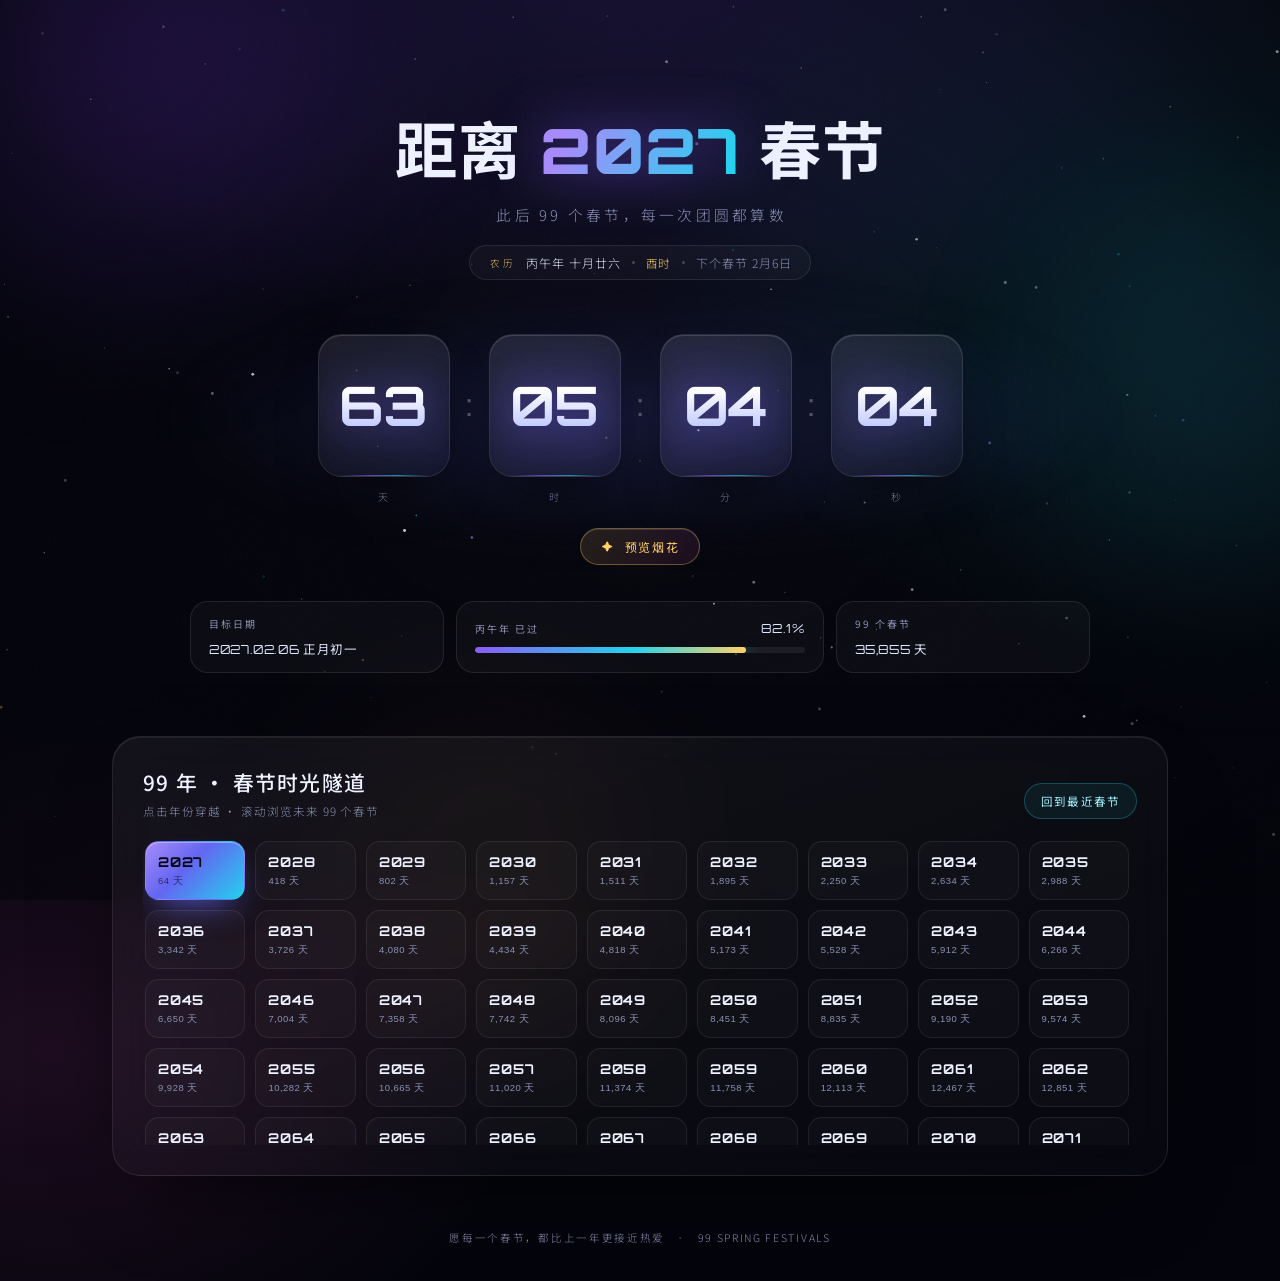
<file: index.html>
<!DOCTYPE html>
<html lang="zh-CN">
<head>
  <meta charset="UTF-8" />
  <meta name="viewport" content="width=device-width, initial-scale=1.0, viewport-fit=cover" />
  <meta name="theme-color" content="#04050c" />
  <meta name="description" content="春节倒计时 · 99 年时光隧道。距离下一个农历新年，每一秒都值得期待。" />
  <title>新年倒计时</title>
  <link rel="icon" href="data:image/svg+xml,%3Csvg xmlns='http://www.w3.org/2000/svg' viewBox='0 0 64 64'%3E%3Cdefs%3E%3ClinearGradient id='bg' x1='0' y1='0' x2='1' y2='1'%3E%3Cstop offset='0' stop-color='%23d91f26'/%3E%3Cstop offset='.55' stop-color='%23a80f16'/%3E%3Cstop offset='1' stop-color='%237d070d'/%3E%3C/linearGradient%3E%3CradialGradient id='gl' cx='.5' cy='.24' r='.78'%3E%3Cstop offset='0' stop-color='%23ff9a52' stop-opacity='.28'/%3E%3Cstop offset='1' stop-color='%23ff9a52' stop-opacity='0'/%3E%3C/radialGradient%3E%3ClinearGradient id='tx' x1='0' y1='0' x2='0' y2='1'%3E%3Cstop offset='0' stop-color='%23ffefb0'/%3E%3Cstop offset='.5' stop-color='%23ffc247'/%3E%3Cstop offset='1' stop-color='%23ee9510'/%3E%3C/linearGradient%3E%3C/defs%3E%3Crect width='64' height='64' rx='15' fill='url(%23bg)'/%3E%3Crect width='64' height='64' rx='15' fill='url(%23gl)'/%3E%3Crect x='4.5' y='4.5' width='55' height='55' rx='11.5' fill='none' stroke='%23ffcf63' stroke-opacity='.8' stroke-width='2'/%3E%3Ctext x='32' y='46.5' text-anchor='middle' font-family='PingFang SC, Microsoft YaHei, Noto Sans SC, Heiti SC, sans-serif' font-size='43' font-weight='700' fill='url(%23tx)'%3E%E6%98%A5%3C/text%3E%3C/svg%3E" />
  <link rel="preconnect" href="https://fonts.googleapis.com" />
  <link rel="preconnect" href="https://fonts.gstatic.com" crossorigin />
  <link href="https://fonts.googleapis.com/css2?family=Orbitron:wght@500;700;900&family=Noto+Sans+SC:wght@300;400;500;700&display=swap" rel="stylesheet" />
  <link rel="stylesheet" href="./styles.css" />
</head>
<body>
  <canvas id="starfield" aria-hidden="true"></canvas>
  <canvas id="fireworks" aria-hidden="true"></canvas>
  <div class="aura aura--violet" aria-hidden="true"></div>
  <div class="aura aura--cyan" aria-hidden="true"></div>
  <div class="aura aura--gold" aria-hidden="true"></div>
  <div class="grain" aria-hidden="true"></div>

  <main class="shell">
    <header class="hero">
      <h1 class="hero__title">
        <span id="heroPrefix">距离</span> <span class="hero__year" id="targetYear">2027</span> <span id="heroSuffix">春节</span>
      </h1>
      <p class="hero__sub" id="heroSub">此后 99 个春节，每一次团圆都算数</p>
      <div class="lunar" id="lunarInfo">
        <span class="lunar__badge">农历</span>
        <span class="lunar__date" id="lunarDate">丙午年 十月初二</span>
        <span class="lunar__sep" aria-hidden="true"></span>
        <span class="lunar__hour" id="lunarHour">未时</span>
        <span class="lunar__sep" aria-hidden="true"></span>
        <span class="lunar__spring" id="springCountdown">下个春节 2月6日</span>
      </div>
    </header>

    <section class="clock" aria-label="春节倒计时">
      <div class="unit">
        <div class="unit__card"><span class="unit__value" id="days">00</span></div>
        <span class="unit__label">天</span>
      </div>
      <span class="colon" aria-hidden="true">:</span>
      <div class="unit">
        <div class="unit__card"><span class="unit__value" id="hours">00</span></div>
        <span class="unit__label">时</span>
      </div>
      <span class="colon" aria-hidden="true">:</span>
      <div class="unit">
        <div class="unit__card"><span class="unit__value" id="minutes">00</span></div>
        <span class="unit__label">分</span>
      </div>
      <span class="colon" aria-hidden="true">:</span>
      <div class="unit">
        <div class="unit__card"><span class="unit__value" id="seconds">00</span></div>
        <span class="unit__label">秒</span>
      </div>
      <div class="greeting" aria-hidden="true">
        <span class="greeting__char">新</span>
        <span class="greeting__char">年</span>
        <span class="greeting__char">快</span>
        <span class="greeting__char">乐</span>
      </div>
    </section>

    <div class="fx-bar">
      <button class="fx-preview" id="previewBtn" type="button">
        <span class="fx-preview__icon" aria-hidden="true">✦</span>
        预览烟花
      </button>
    </div>

    <section class="stats" aria-label="倒计时信息">
      <div class="stat">
        <span class="stat__label">目标日期</span>
        <span class="stat__value" id="targetDate">2027.02.06 正月初一</span>
      </div>
      <div class="stat stat--progress">
        <div class="stat__top">
          <span class="stat__label" id="progressLabel">丙午年 已过</span>
          <span class="stat__value" id="progressPercent">0%</span>
        </div>
        <div class="progress"><i id="progressBar"></i></div>
      </div>
      <div class="stat">
        <span class="stat__label">99 个春节</span>
        <span class="stat__value" id="totalDays">0 天</span>
      </div>
    </section>

    <section class="timeline" aria-label="未来 99 个春节">
      <div class="timeline__head">
        <div>
          <h2>99 年 · 春节时光隧道</h2>
          <p>点击年份穿越 · 滚动浏览未来 99 个春节</p>
        </div>
        <button class="reset" id="resetBtn" type="button">回到最近春节</button>
      </div>
      <div class="years" id="years"></div>
    </section>

    <footer class="footer">
      <span>愿每一个春节，都比上一年更接近热爱</span>
      <span class="footer__sep" aria-hidden="true">·</span>
      <span>99 SPRING FESTIVALS</span>
    </footer>
  </main>

  <div class="celebrate" id="celebrate" role="dialog" aria-modal="true" aria-labelledby="celebrateTitle" hidden>
    <span class="celebrate__lantern celebrate__lantern--left" aria-hidden="true"><i></i></span>
    <span class="celebrate__lantern celebrate__lantern--right" aria-hidden="true"><i></i></span>
    <div class="celebrate__card">
      <span class="celebrate__seal" aria-hidden="true">福</span>
      <p class="celebrate__eyebrow" id="celebrateYear">2027 · 丁未年</p>
      <h2 class="celebrate__title" id="celebrateTitle">新春快乐</h2>
      <p class="celebrate__text">岁岁常欢愉，年年皆胜意</p>
      <div class="celebrate__actions">
        <button class="celebrate__btn" id="againBtn" type="button">再看一次烟花</button>
        <button class="celebrate__btn celebrate__btn--ghost" id="closeCelebrate" type="button">继续倒数</button>
      </div>
    </div>
  </div>

  <script src="./script.js"></script>
</body>
</html>
</file>
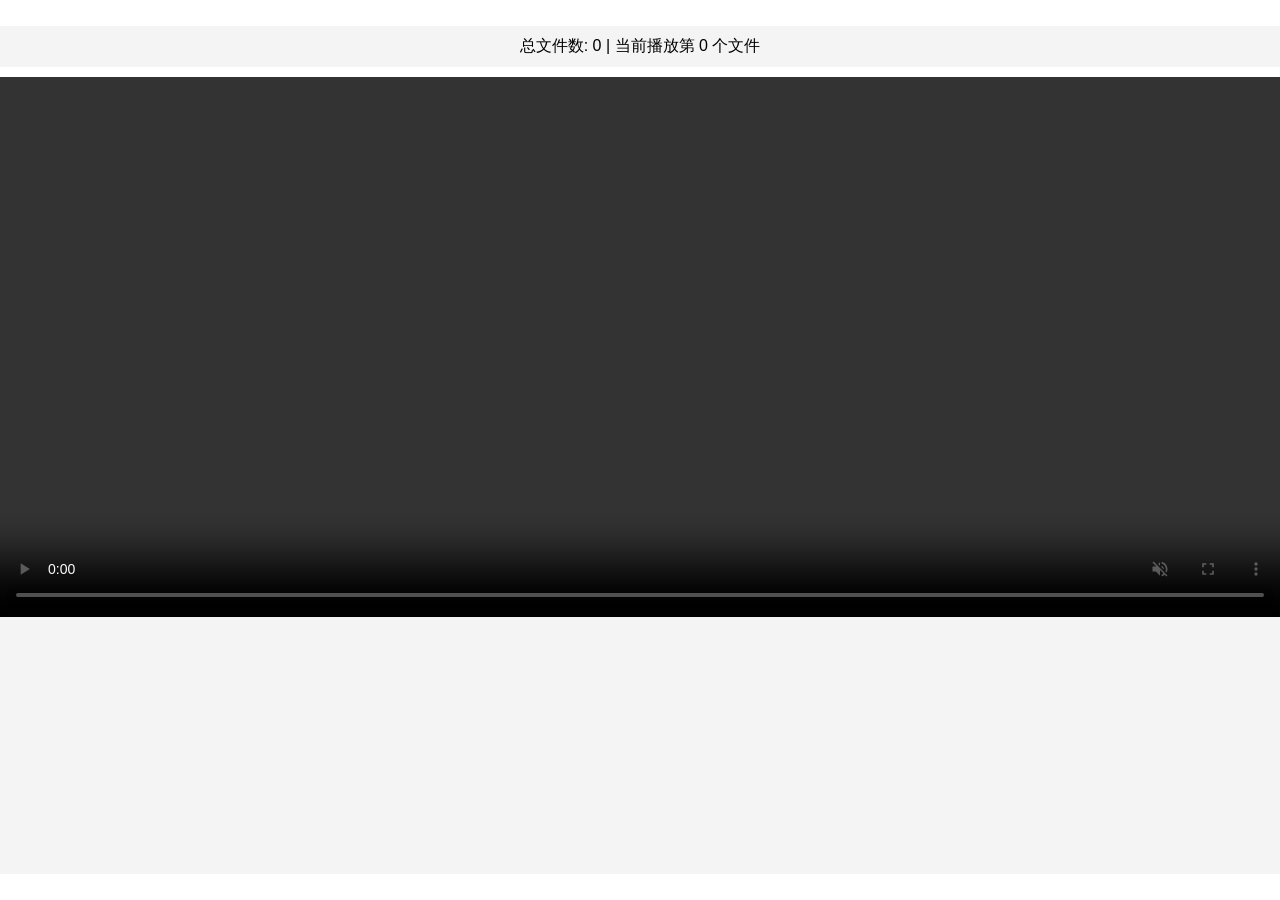
<file: idy/Player/index.html>
<!DOCTYPE html>
<html lang="zh-CN">
<head>
    <meta charset="UTF-8">
    <meta name="viewport" content="width=device-width, initial-scale=1.0">
    <title>多媒体播放器</title>
    <style>
        body, html {
            margin: 0;
            padding: 0;
            width: 100%;
            height: 100%;
            font-family: Arial, sans-serif;
            overflow-x: hidden; /* 防止横向滚动 */
        }
        .container {
            display: flex;
            flex-direction: column;
            height: 100vh;
            padding-top: 2%;  
            padding-bottom: 2%;  
            box-sizing: border-box; 
        }
        .player {
            flex: 3;
            max-height: 60vh; 
            background-color: #000;
            position: relative; 
        }
        .player video, .player img {
            width: 100%;
            height: 100%;
            object-fit: contain; 
        }
        .playlist {
            flex: 1;
            overflow-y: auto;
            background-color: #f4f4f4;
            padding: 10px;
            position: relative; 
        }
        .media-item {
            padding: 5px 0;
            cursor: pointer;
            display: flex;
            justify-content: space-between;
            align-items: center;
        }
        .media-item:hover {
            background-color: #ddd;
        }
        .navigation-links {
            text-align: center;
            padding: 10px;
            cursor: pointer;
            margin: 5px 0;
        }
        .navigation-links.up-link { /* 上一级链接背景色 */
            background-color: #d7f3e3; /* 淡绿色 */
        }
        .navigation-links.home-link { /* Home Player链接背景色 */
            background-color: #f8d7da; /* 淡红色 */
        }
        .current-info {
            padding: 10px;
            background-color: #f4f4f4;
            text-align: center;
            margin-bottom: 10px;
            cursor: pointer;
        }
        button {
            margin-left: 10px;
        }
        .file-size {
            color: gray;
            margin-left: 10px;
        }
    </style>
</head>
<body>
    <div class="container">
        <div class="current-info" id="currentInfo">总文件数: 0 | 当前播放第 0 个文件</div>
        <div class="player" id="player">
            <video controls playsinline id="videoPlayer"></video>
            <img id="imgPlayer" style="display: none;" alt="Image Player">
        </div>
        <div class="playlist" id="playlist"></div>
    </div>

    <script>
        let currentPlaying = null;
        let mediaItems = [];
        let currentPath = '';
        let isMuted = true; // 默认静音状态
        const playbackPositions = JSON.parse(localStorage.getItem('playbackPositions')) || {}; // 初始化播放进度

        function loadDirectory(path) {
            const xhr = new XMLHttpRequest();
            xhr.open("GET", `getDirectoryContents.php?dir=${encodeURIComponent(path)}`, true);
            xhr.onreadystatechange = function() {
                if (xhr.readyState == 4 && xhr.status == 200) {
                    const response = JSON.parse(xhr.responseText);
                    playlist.innerHTML = ''; // 清空现有列表
                    mediaItems = [];

                    // 添加返回上一级链接
                    if (path !== '.') {
                        const upLink = document.createElement('div');
                        upLink.className = 'navigation-links up-link'; // 设置类名以应用淡绿色背景
                        upLink.textContent = '上一级';
                        upLink.onclick = () => loadDirectory(path.split('/').slice(0, -1).join('/') || '.');
                        playlist.appendChild(upLink);
                    }

                    let index = 1;
                    response.directories.forEach((dirName) => {
                        createMediaItem(dirName, `${path}/${dirName}`, true, index++, null);
                    });
                    response.files.forEach((file) => {
                        createMediaItem(file.name, `${path}/${file.name}`, false, index++, file.size);
                    });

                    // 添加返回主页链接
                    const homeLink = document.createElement('div');
                    homeLink.className = 'navigation-links home-link'; // 设置类名以应用淡红色背景
                    homeLink.textContent = 'Home Player';
                    homeLink.onclick = () => loadDirectory('.');
                    playlist.appendChild(homeLink);

                    currentPath = path;
                }
            };
            xhr.send();
        }

        function getFileTypeColor(type) {
            switch (type.toLowerCase()) {
                case 'mp4':
                case 'mov': // 支持MOV格式
                case 'avi':
                case 'mkv':
                case 'wmv':
                    return 'green'; // 视频类型默认颜色设为绿色
                default:
                    return 'gray'; // 其他类型的默认颜色
            }
        }

        function applyMuteState(videoElement) {
            if (videoElement) {
                videoElement.muted = isMuted; // 应用当前的静音状态
            }
        }

        function hideAllPlayers() {
            const videoPlayer = document.getElementById('videoPlayer');
            const imgPlayer = document.getElementById('imgPlayer');

            // 停止视频播放并隐藏
            videoPlayer.pause();
            videoPlayer.style.display = 'none';

            // 隐藏图片
            imgPlayer.style.display = 'none';
        }

        function createMediaItem(name, path, isDir, index, size) {
            const item = document.createElement('div');
            let type = isDir ? 'directory' : name.split('.').pop().toLowerCase();
            item.className = 'media-item' + (isDir ? ' directory' : '');
            item.style.color = isDir ? '#996600' : getFileTypeColor(type); // 目录颜色设置为暗黄色

            const displayName = document.createElement('span');
            displayName.textContent = `${index}. ${name}`;
            item.appendChild(displayName);

            if (!isDir) {
                const downloadBtn = document.createElement('button');
                downloadBtn.textContent = '下载';
                downloadBtn.onclick = () => downloadFile(path);
                item.appendChild(downloadBtn);
            }

            item.onclick = function(event) {
                if (isDir) {
                    loadDirectory(path);
                } else {
                    if (currentPlaying) {
                        currentPlaying.classList.remove('active');
                        currentPlaying.style.color = getFileTypeColor(currentPlaying.innerText.split('.').slice(-1)[0].toLowerCase());
                    }
                    item.classList.add('active');
                    item.style.color = 'blue'; 
                    currentPlaying = item;
                    loadMedia(path, type);
                    updateCurrentInfo(mediaItems.indexOf(item) + 1);
                    scrollToPlayingItem(); // 自动滚动到当前播放项
                }
            };

            playlist.appendChild(item);
            mediaItems.push(item);
        }

        function formatBytes(bytes) {
            if (bytes === 0) return '0 B';
            const k = 1024,
                  sizes = ['B', 'KB', 'MB', 'GB', 'TB'],
                  i = Math.floor(Math.log(bytes) / Math.log(k));
            return parseFloat((bytes / Math.pow(k, i)).toFixed(2)) + ' ' + sizes[i];
        }

        function downloadFile(file) {
            const link = document.createElement('a');
            link.href = file;
            link.download = '';
            ['click', 'touchstart'].forEach(eventType => {
                link.addEventListener(eventType, (e) => {
                    e.preventDefault();
                    if (navigator.msSaveOrOpenBlob) { // 兼容IE
                        navigator.msSaveOrOpenBlob(link.href);
                    } else {
                        document.body.appendChild(link);
                        link.click();
                        document.body.removeChild(link);
                    }
                }, false);
            });
            link.dispatchEvent(new MouseEvent('click'));
        }

        function loadMedia(file, type) {
            const videoPlayer = document.getElementById('videoPlayer');
            const imgPlayer = document.getElementById('imgPlayer');

            // 隐藏并停止所有媒体播放器
            hideAllPlayers();

            if (['mp4', 'mov', 'avi', 'mkv', 'wmv'].includes(type)) { // 扩展支持的视频格式
                videoPlayer.src = file;
                const savedTime = playbackPositions[file] || 0;
                if (savedTime) {
                    videoPlayer.currentTime = savedTime;
                }
                videoPlayer.play();
                videoPlayer.style.display = 'block';
                applyMuteState(videoPlayer); // 确保应用静音状态

                // 监听播放时间更新事件，保存播放进度
                videoPlayer.addEventListener('timeupdate', () => {
                    playbackPositions[file] = videoPlayer.currentTime;
                    localStorage.setItem('playbackPositions', JSON.stringify(playbackPositions));
                });
            } else {
                imgPlayer.src = file;
                imgPlayer.onload = () => {
                    imgPlayer.style.display = 'block';
                };
            }
        }

        function updateCurrentInfo(index) {
            const currentInfo = document.getElementById('currentInfo');
            currentInfo.textContent = `总文件数: ${mediaItems.length} | 当前播放第 ${index} 个文件`;
            currentInfo.onclick = () => scrollToPlayingItem();
        }

        function scrollToPlayingItem() {
            if (currentPlaying) {
                currentPlaying.scrollIntoView({ behavior: 'smooth', block: 'center' });
            }
        }

        document.addEventListener('DOMContentLoaded', () => {
            loadDirectory('.'); // 加载根目录
            const videoPlayer = document.getElementById('videoPlayer');

            // 监听音量变化事件以更新静音状态
            videoPlayer.addEventListener('volumechange', () => {
                isMuted = videoPlayer.muted || videoPlayer.volume === 0;
            });

            // 默认设置为静音
            applyMuteState(videoPlayer); // 初始加载时应用静音状态
        });
    </script>
</body>
</html>
</file>
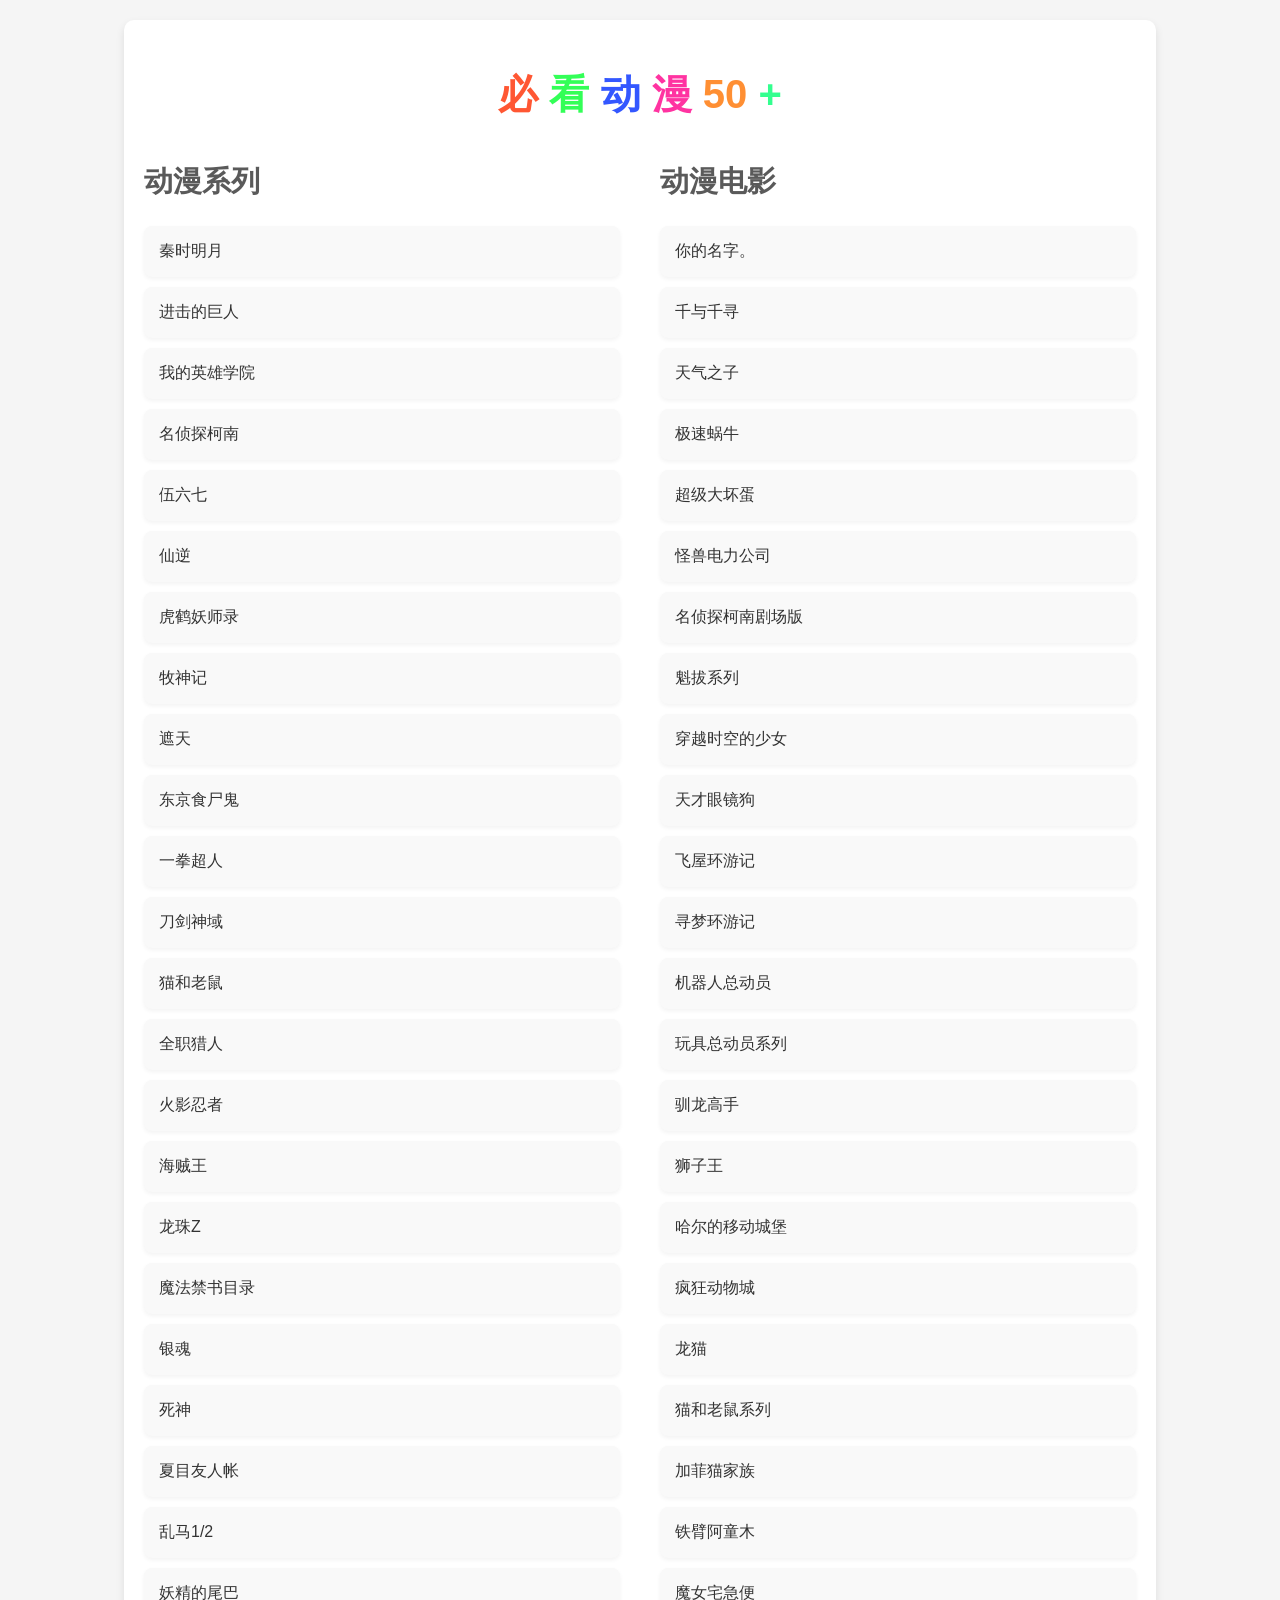
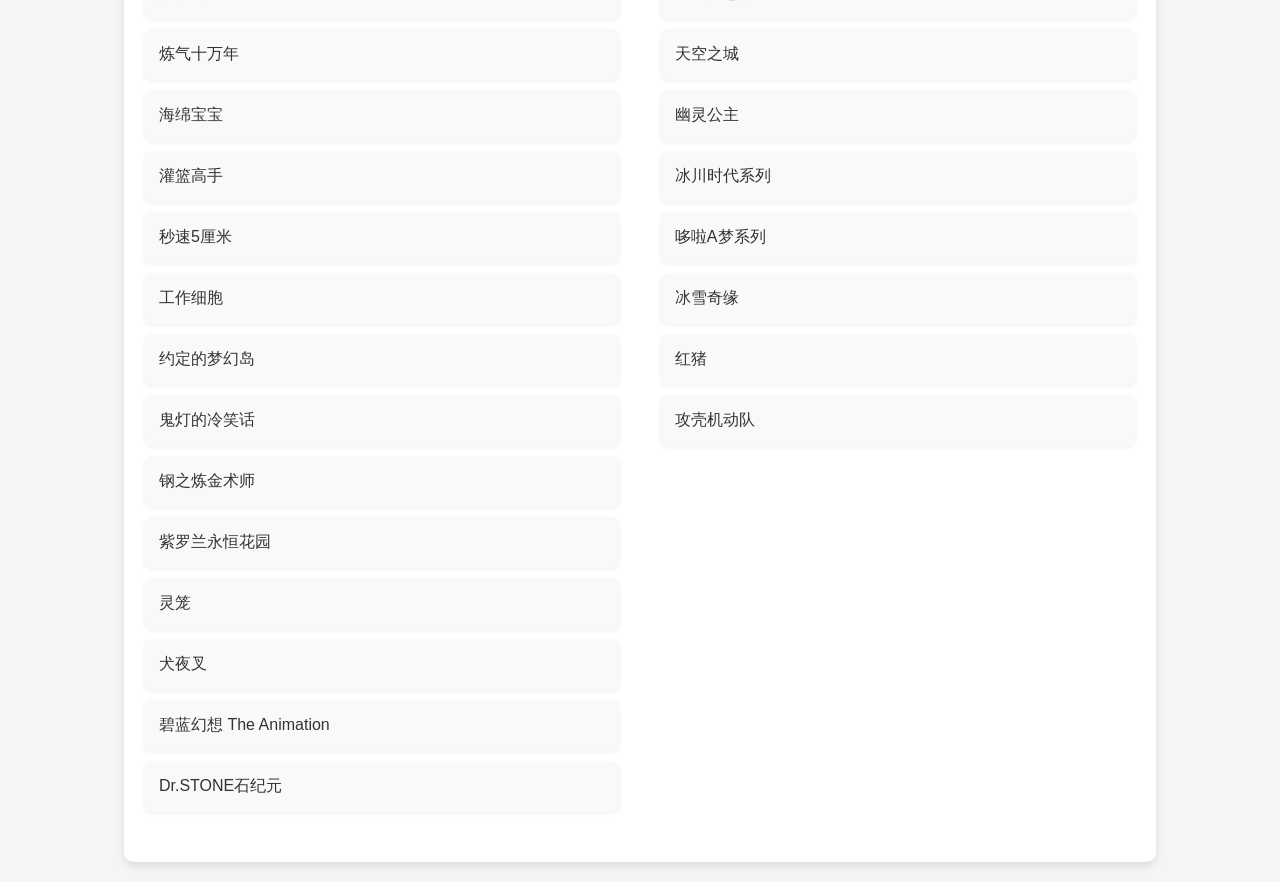
<file: acg.html>
<!DOCTYPE html>
<html lang="zh-CN">
<head>
    <meta charset="UTF-8">
    <meta name="viewport" content="width=device-width, initial-scale=1.0">
    <link rel="icon" href="favicon.png" type="image/x-icon">
    <title>必看动漫50部</title>
    <style>
        body {
            font-family: Arial, sans-serif;
            background-color: #f5f5f5;
            color: #333;
            margin: 0;
            padding: 20px;
            display: flex;
            justify-content: center;
            align-items: center;
            min-height: 100vh;
        }
        .container {
            width: 80%;
            max-width: 1200px;
            background: white;
            padding: 20px;
            border-radius: 10px;
            box-shadow: 0 4px 8px rgba(0,0,0,0.1);
            transition: transform 0.3s ease-in-out;
            display: flex;
            flex-wrap: wrap;
            justify-content: space-between;
        }
        .container:hover {
            transform: scale(1.02);
        }
        h1 {
            text-align: center;
            font-size: 2.5em;
            margin-bottom: 20px;
            width: 100%;
        }
        h1 span {
            color: #3c3c3c;
        }
        .section {
            width: 48%; /* 每个部分占总宽度的48%，留出2%的间隔 */
            margin-bottom: 20px;
        }
        h2 {
            color: #5a5a5a;
            font-size: 1.8em;
            margin-top: 20px;
        }
        ul {
            list-style-type: none;
            padding: 0;
            margin: 0;
        }
        li {
            background: #f9f9f9;
            margin: 10px 0;
            padding: 15px;
            border-radius: 8px;
            box-shadow: 0 2px 4px rgba(0,0,0,0.05);
            transition: background 0.3s ease, box-shadow 0.3s ease;
            cursor: pointer;
        }
        li:hover {
            box-shadow: 0 4px 8px rgba(0,0,0,0.1);
        }
    </style>
</head>
<body>

<div class="container">
    <h1>
        <span style="color: #ff5733;">必</span>
        <span style="color: #33ff57;">看</span>
        <span style="color: #3357ff;">动</span>
        <span style="color: #ff33a1;">漫</span>
        <span style="color: #ff8f33;">50</span>
        <span style="color: #33ff8f;">+</span>
    </h1>
    
    <div class="section">
        <h2>动漫系列</h2>
        <ul id="anime-series"></ul>
    </div>

    <div class="section">
        <h2>动漫电影</h2>
        <ul id="anime-movies"></ul>
    </div>
</div>

<script>
    async function loadAnimeData(url) {
        try {
            const response = await fetch(url);
            if (!response.ok) throw new Error('Network response was not ok');
            const data = await response.text();
            return data.split('\n').map(line => line.trim()).filter(line => line.length > 0);
        } catch (error) {
            console.error('Failed to load anime data:', error);
            return [];
        }
    }

    function copyToClipboard(text) {
        navigator.clipboard.writeText(text).then(() => {
            // 成功复制后的处理（可选）
            alert('已复制到剪贴板：' + text);
        }).catch(err => {
            console.error('无法复制文本: ', err);
        });
    }

    function populateList(listId, items) {
        const listElement = document.getElementById(listId);

        items.forEach(item => {
            const listItem = document.createElement('li');
            listItem.textContent = item;
            listItem.onclick = () => copyToClipboard(item);

            // 添加鼠标悬停颜色变化效果
            listItem.addEventListener('mouseover', () => {
                listItem.style.backgroundColor = getRandomColor();
            });

            listItem.addEventListener('mouseout', () => {
                listItem.style.backgroundColor = '#f9f9f9';
            });

            listElement.appendChild(listItem);
        });
    }

    function getRandomColor() {
        const letters = '0123456789ABCDEF';
        let color = '#';
        for (let i = 0; i < 6; i++) {
            color += letters[Math.floor(Math.random() * 16)];
        }
        return color;
    }

    async function initialize() {
        const [series, movies] = await Promise.all([
            loadAnimeData('idy/acg/anime-series.txt'),
            loadAnimeData('idy/acg/anime-movies.txt')
        ]);

        populateList('anime-series', series);
        populateList('anime-movies', movies);
    }

    window.onload = initialize;

</script>

</body>
</html>
</file>
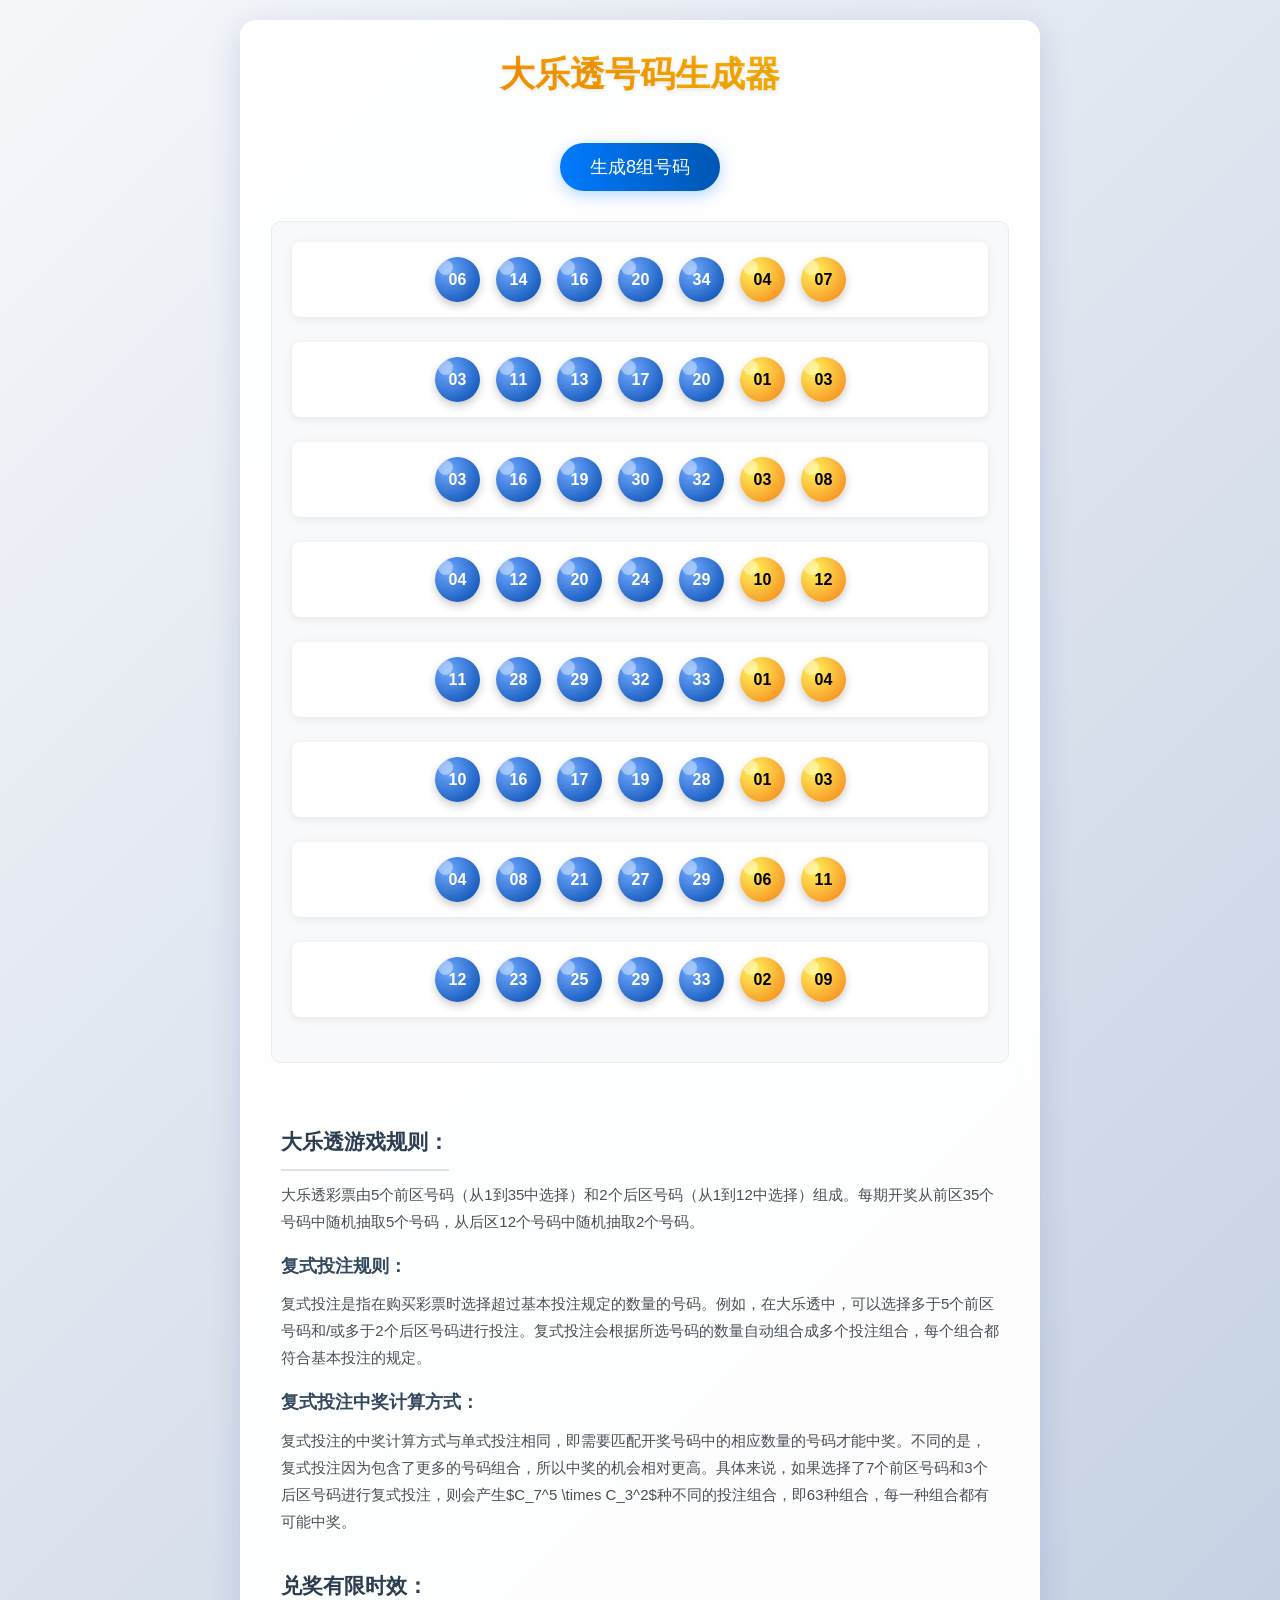
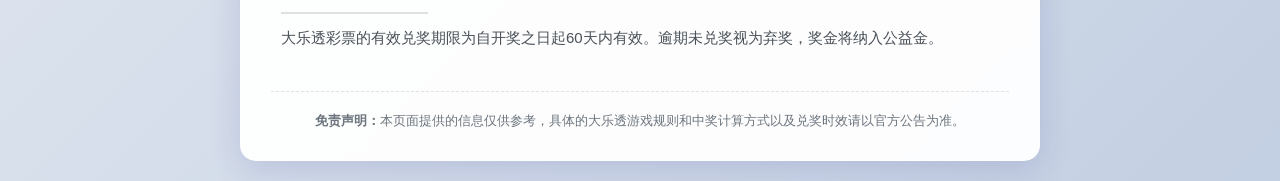
<file: dlt.html>
<!DOCTYPE html>
<html lang="zh-CN">
<head>
<meta charset="UTF-8">
<meta name="viewport" content="width=device-width, initial-scale=1.0">
<link rel="icon" href="favicon.png" type="image/x-icon">
<title>大乐透号码生成器</title>
<style>
/* 全局样式重置与基础设置 */
* {
    margin: 0;
    padding: 0;
    box-sizing: border-box;
}

body {
    font-family: "Microsoft YaHei", Arial, sans-serif;
    background: linear-gradient(135deg, #f5f7fa 0%, #c3cfe2 100%);
    color: #333;
    min-height: 100vh;
    padding: 20px 0;
}

/* 容器样式 */
.container {
    width: 90%;
    max-width: 800px;
    margin: 0 auto;
    text-align: center;
    padding: 30px;
    box-shadow: 0 8px 32px rgba(31, 38, 135, 0.15);
    background-color: rgba(255, 255, 255, 0.95);
    border-radius: 16px;
    backdrop-filter: blur(8px);
    border: 1px solid rgba(255, 255, 255, 0.18);
}

/* 标题样式 */
h1 {
    font-size: 2.2em;
    margin-bottom: 25px;
    background: linear-gradient(to right, #ff7e00, #ffcc00);
    -webkit-background-clip: text;
    background-clip: text;
    color: transparent;
    text-shadow: 0 2px 4px rgba(0, 0, 0, 0.1);
}

h2 {
    font-size: 1.4em;
    color: #2c3e50;
    margin: 20px 0 10px;
    border-bottom: 2px solid #e0e0e0;
    padding-bottom: 8px;
    display: inline-block;
}

h3 {
    font-size: 1.2em;
    color: #34495e;
    margin: 15px 0 8px;
}

/* 结果区域样式 */
.results {
    margin-top: 30px;
    padding: 20px;
    background-color: #f8f9fa;
    border-radius: 10px;
    border: 1px solid #e9ecef;
}

.result {
    display: flex;
    justify-content: center;
    align-items: center;
    margin-bottom: 25px;
    padding: 15px;
    background-color: #fff;
    border-radius: 8px;
    box-shadow: 0 2px 8px rgba(0, 0, 0, 0.08);
}

/* 号码球样式 */
.ball {
    display: inline-flex;
    justify-content: center;
    align-items: center;
    width: 45px;
    height: 45px;
    line-height: 45px;
    border-radius: 50%;
    text-align: center;
    margin: 0 8px;
    box-shadow: 0 4px 8px rgba(0, 0, 0, 0.2);
    font-weight: bold;
    font-size: 16px;
    opacity: 0;
    transform: scale(0);
    transition: all 0.6s ease-out;
    position: relative;
}

.ball::after {
    content: '';
    position: absolute;
    top: 3px;
    left: 3px;
    width: 15px;
    height: 15px;
    border-radius: 50%;
    background: rgba(255, 255, 255, 0.4);
}

.ball.blue {
    background: radial-gradient(circle at 30% 30%, #6fa8ff, #0047ab);
    color: #fff;
}

.ball.yellow {
    background: radial-gradient(circle at 30% 30%, #fff35c, #f57f17);
    color: #000;
}

/* 按钮样式 */
button {
    padding: 12px 30px;
    margin-top: 20px;
    font-size: 18px;
    cursor: pointer;
    border: none;
    border-radius: 50px;
    background: linear-gradient(to right, #007bff, #0056b3);
    color: #fff;
    transition: all 0.3s ease;
    box-shadow: 0 4px 15px rgba(0, 123, 255, 0.3);
}

button:hover {
    background: linear-gradient(to right, #0056b3, #004085);
    transform: translateY(-2px);
    box-shadow: 0 6px 20px rgba(0, 123, 255, 0.4);
}

button:active {
    transform: translateY(0);
    box-shadow: 0 2px 10px rgba(0, 123, 255, 0.3);
}

/* 信息区域样式 */
.info {
    margin-top: 40px;
    font-size: 15px;
    color: #495057;
    line-height: 1.8;
    text-align: left;
    padding: 0 10px;
}

.info p {
    margin-bottom: 12px;
}

/* 免责声明样式 */
.disclaimer {
    margin-top: 40px;
    font-size: 13px;
    color: #6c757d;
    padding-top: 20px;
    border-top: 1px dashed #dee2e6;
}

/* 动画样式 */
@keyframes scale-up {
    from {
        opacity: 0;
        transform: scale(0);
    }
    to {
        opacity: 1;
        transform: scale(1);
    }
}

.animate-ball {
    animation: scale-up 0.6s ease-out forwards;
}

/* 响应式适配 */
@media (max-width: 768px) {
    .container {
        width: 95%;
        padding: 20px;
    }
    
    .ball {
        width: 38px;
        height: 38px;
        line-height: 38px;
        margin: 0 5px;
        font-size: 14px;
    }
    
    h1 {
        font-size: 1.8em;
    }
    
    button {
        font-size: 16px;
        padding: 10px 25px;
    }
}
</style>
</head>
<body>
<div class="container">
    <h1>大乐透号码生成器</h1>
    <button onclick="generateNumbers()">生成8组号码</button>
    <div id="results" class="results"></div>
    <div class="info">
        <h2>大乐透游戏规则：</h2>
        <p>大乐透彩票由5个前区号码（从1到35中选择）和2个后区号码（从1到12中选择）组成。每期开奖从前区35个号码中随机抽取5个号码，从后区12个号码中随机抽取2个号码。</p>
        <h3>复式投注规则：</h3>
        <p>复式投注是指在购买彩票时选择超过基本投注规定的数量的号码。例如，在大乐透中，可以选择多于5个前区号码和/或多于2个后区号码进行投注。复式投注会根据所选号码的数量自动组合成多个投注组合，每个组合都符合基本投注的规定。</p>
        <h3>复式投注中奖计算方式：</h3>
        <p>复式投注的中奖计算方式与单式投注相同，即需要匹配开奖号码中的相应数量的号码才能中奖。不同的是，复式投注因为包含了更多的号码组合，所以中奖的机会相对更高。具体来说，如果选择了7个前区号码和3个后区号码进行复式投注，则会产生$C_7^5 \times C_3^2$种不同的投注组合，即63种组合，每一种组合都有可能中奖。</p>
        <h2>兑奖有限时效：</h2>
        <p>大乐透彩票的有效兑奖期限为自开奖之日起60天内有效。逾期未兑奖视为弃奖，奖金将纳入公益金。</p>
    </div>
    <div class="disclaimer">
        <p><strong>免责声明：</strong>本页面提供的信息仅供参考，具体的大乐透游戏规则和中奖计算方式以及兑奖时效请以官方公告为准。</p>
    </div>
</div>

<script>
function generateNumbers() {
    const resultsDiv = document.getElementById('results');
    resultsDiv.innerHTML = ''; // 清空之前的号码

    for (let i = 0; i < 8; i++) {
        const resultDiv = document.createElement('div');
        resultDiv.className = 'result';

        const frontBalls = generateUniqueRandomNumbers(5, 1, 35).sort((a, b) => a - b);
        for (const number of frontBalls) {
            createBall(resultDiv, number, 'ball blue'); // 前区球设置为蓝色
        }

        const backBalls = generateUniqueRandomNumbers(2, 1, 12).sort((a, b) => a - b);
        for (const number of backBalls) {
            createBall(resultDiv, number, 'ball yellow'); // 后区球设置为黄色
        }

        resultsDiv.appendChild(resultDiv);
    }
}

function generateUniqueRandomNumbers(count, min, max) {
    const numbers = new Set();
    while (numbers.size < count) {
        const number = Math.floor(Math.random() * (max - min + 1)) + min;
        numbers.add(number);
    }
    return Array.from(numbers);
}

function createBall(parent, number, className) {
    const ball = document.createElement('div');
    ball.className = className;
    ball.textContent = number < 10 ? `0${number}` : `${number}`;
    
    parent.appendChild(ball);

    // 使用setTimeout为每个球添加延迟并触发动画
    setTimeout(() => {
        ball.classList.add('animate-ball');
    }, parent.childElementCount * 150); // 调整延迟为150ms，动画更流畅
}

// 初始化生成号码
generateNumbers();
</script>
</body>
</html>
</file>
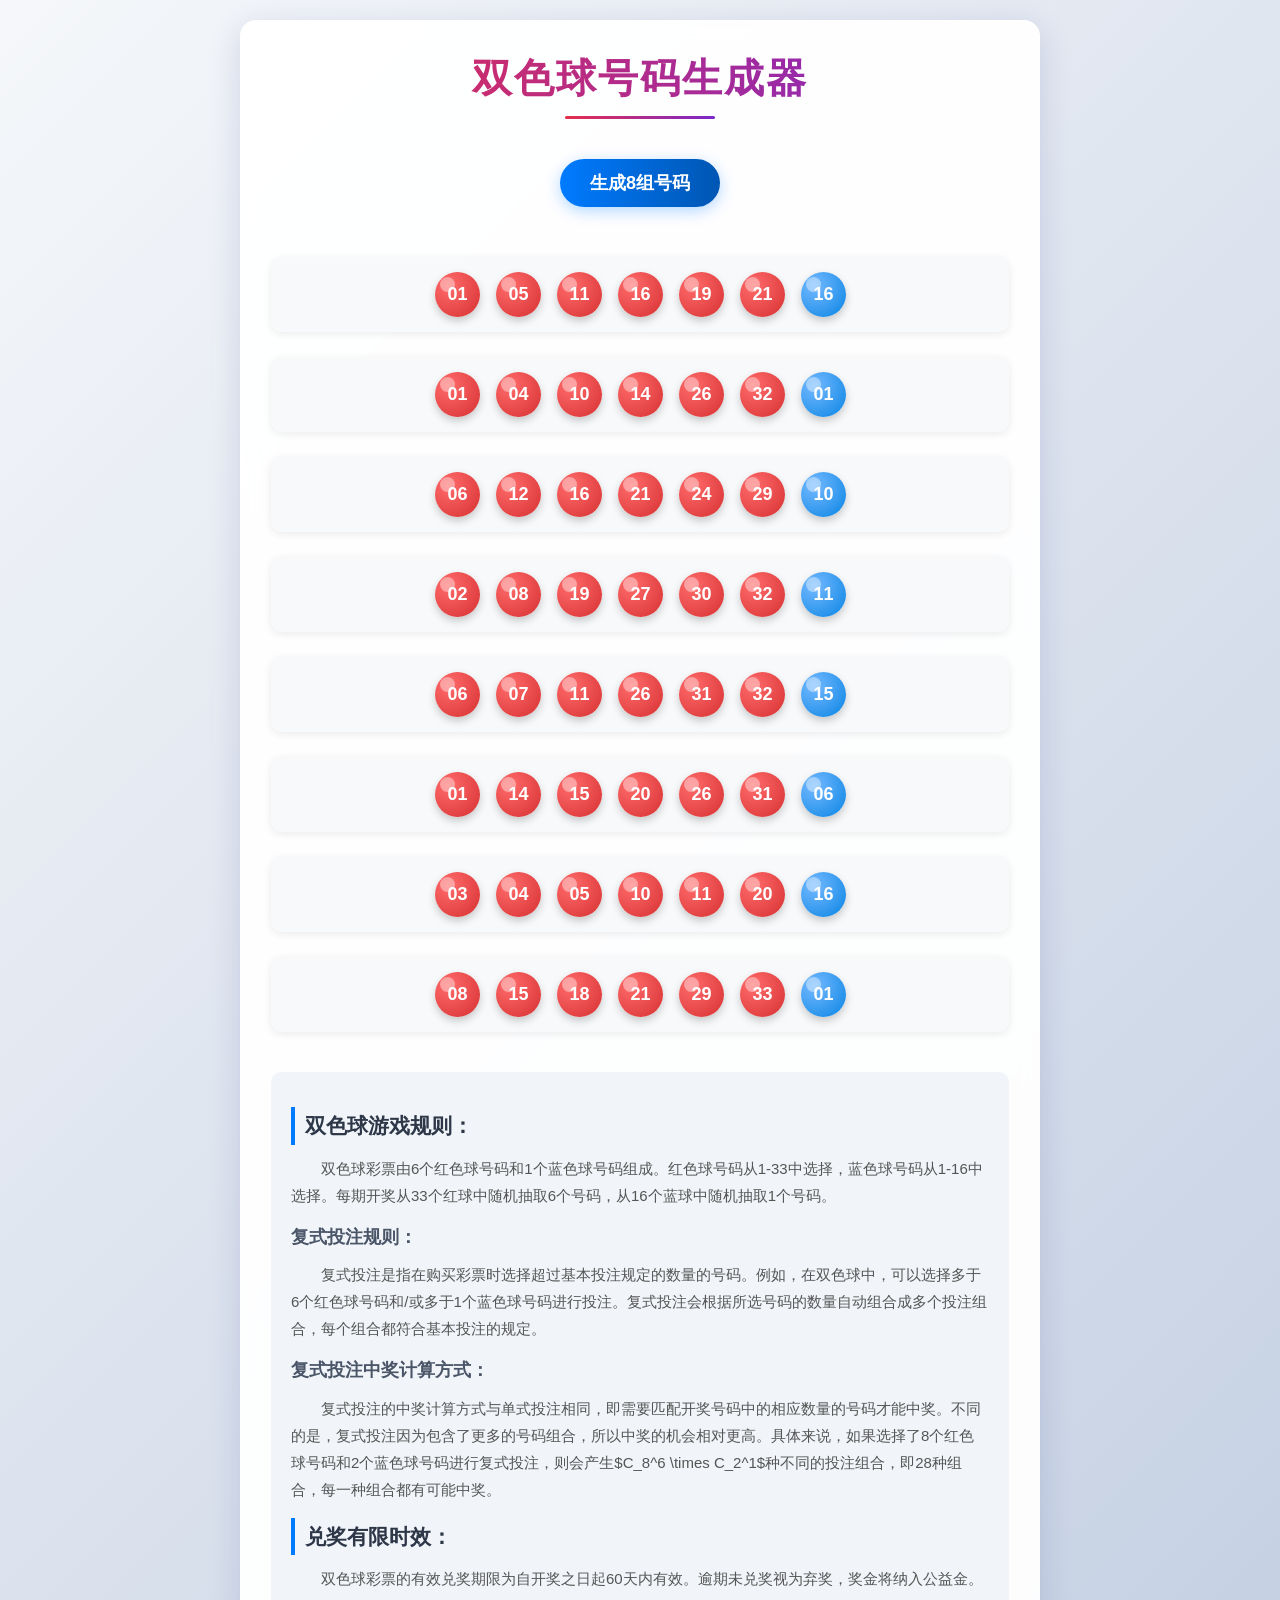
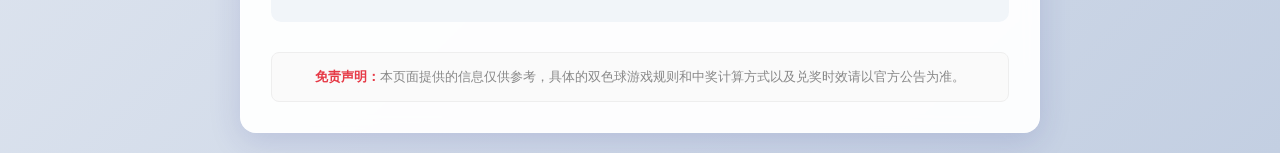
<file: ssq.html>
<!DOCTYPE html>
<html lang="zh-CN">
<head>
<meta charset="UTF-8">
<link rel="icon" href="favicon.png" type="image/x-icon">
<title>双色球号码生成器</title>
<style>
/* 全局样式重置与基础设置 */
* {
    margin: 0;
    padding: 0;
    box-sizing: border-box;
}

body {
    font-family: "Microsoft YaHei", Arial, sans-serif;
    background: linear-gradient(135deg, #f5f7fa 0%, #c3cfe2 100%);
    color: #333;
    min-height: 100vh;
    padding: 20px 0;
}

/* 容器样式 */
.container {
    width: 90%;
    max-width: 800px;
    margin: 0 auto;
    text-align: center;
    padding: 30px;
    box-shadow: 0 8px 32px rgba(31, 38, 135, 0.15);
    background-color: rgba(255, 255, 255, 0.95);
    border-radius: 16px;
    backdrop-filter: blur(8px);
    border: 1px solid rgba(255, 255, 255, 0.2);
}

/* 标题样式 */
h1 {
    font-size: 2.5em;
    background: linear-gradient(to right, #e62e4d, #7a28cb);
    -webkit-background-clip: text;
    -webkit-text-fill-color: transparent;
    margin-bottom: 30px;
    letter-spacing: 2px;
    position: relative;
}

h1::after {
    content: "";
    display: block;
    width: 150px;
    height: 3px;
    background: linear-gradient(to right, #e62e4d, #7a28cb);
    margin: 10px auto 0;
    border-radius: 3px;
}

/* 按钮样式 */
button {
    padding: 12px 30px;
    margin-top: 10px;
    margin-bottom: 30px;
    font-size: 18px;
    cursor: pointer;
    border: none;
    border-radius: 50px;
    background: linear-gradient(to right, #007bff, #0056b3);
    color: #fff;
    transition: all 0.3s ease;
    box-shadow: 0 4px 15px rgba(0, 123, 255, 0.3);
    font-weight: bold;
}

button:hover {
    transform: translateY(-2px);
    box-shadow: 0 6px 20px rgba(0, 123, 255, 0.4);
    background: linear-gradient(to right, #0056b3, #003d80);
}

button:active {
    transform: translateY(0);
}

/* 结果区域样式 */
.results {
    margin-top: 20px;
}

.result {
    display: flex;
    justify-content: center;
    align-items: center;
    margin-bottom: 25px;
    padding: 15px;
    background-color: #f8f9fa;
    border-radius: 10px;
    box-shadow: 0 2px 8px rgba(0, 0, 0, 0.08);
}

/* 号码球样式 */
.ball {
    display: inline-flex;
    justify-content: center;
    align-items: center;
    width: 45px;
    height: 45px;
    line-height: 45px;
    border-radius: 50%;
    color: #fff;
    text-align: center;
    margin: 0 8px;
    box-shadow: 0 4px 8px rgba(0, 0, 0, 0.2);
    font-weight: bold;
    font-size: 18px;
    opacity: 0;
    transform: scale(0);
    transition: all 0.6s ease-out;
    position: relative;
}

.ball.red {
    background: radial-gradient(circle at 30% 30%, #ff6b6b, #d63031);
}

.ball.blue {
    background: radial-gradient(circle at 30% 30%, #74b9ff, #0984e3);
}

/* 球的高光效果 */
.ball::before {
    content: "";
    position: absolute;
    top: 5px;
    left: 5px;
    width: 15px;
    height: 15px;
    border-radius: 50%;
    background: rgba(255, 255, 255, 0.4);
}

/* 动画样式 */
@keyframes scale-up {
    0% {
        opacity: 0;
        transform: scale(0) rotate(0deg);
    }
    70% {
        opacity: 1;
        transform: scale(1.1) rotate(5deg);
    }
    100% {
        opacity: 1;
        transform: scale(1) rotate(0deg);
    }
}

.animate-ball {
    animation: scale-up 0.6s ease-out forwards;
}

/* 信息区域样式 */
.info {
    margin-top: 40px;
    font-size: 15px;
    color: #555;
    line-height: 1.8;
    text-align: left;
    padding: 20px;
    background-color: #f1f5f9;
    border-radius: 10px;
}

.info h2 {
    color: #2d3748;
    margin: 15px 0 10px;
    font-size: 1.4em;
    border-left: 4px solid #007bff;
    padding-left: 10px;
}

.info h3 {
    color: #4a5568;
    margin: 12px 0 8px;
    font-size: 1.2em;
}

.info p {
    margin-bottom: 10px;
    text-indent: 2em;
}

/* 免责声明样式 */
.disclaimer {
    margin-top: 30px;
    font-size: 13px;
    color: #888;
    padding: 15px;
    background-color: #fafafa;
    border-radius: 8px;
    border: 1px solid #eee;
}

.disclaimer strong {
    color: #e63946;
}

/* 响应式适配 */
@media (max-width: 768px) {
    .container {
        width: 95%;
        padding: 20px;
    }
    
    h1 {
        font-size: 2em;
    }
    
    .ball {
        width: 38px;
        height: 38px;
        font-size: 16px;
        margin: 0 5px;
    }
    
    .result {
        flex-wrap: wrap;
        gap: 10px;
        padding: 10px;
    }
}
</style>
</head>
<body>
<div class="container">
    <h1>双色球号码生成器</h1>
    <button onclick="generateNumbers()">生成8组号码</button>
    <div id="results" class="results"></div>
    <div class="info">
        <h2>双色球游戏规则：</h2>
        <p>双色球彩票由6个红色球号码和1个蓝色球号码组成。红色球号码从1-33中选择，蓝色球号码从1-16中选择。每期开奖从33个红球中随机抽取6个号码，从16个蓝球中随机抽取1个号码。</p>
        <h3>复式投注规则：</h3>
        <p>复式投注是指在购买彩票时选择超过基本投注规定的数量的号码。例如，在双色球中，可以选择多于6个红色球号码和/或多于1个蓝色球号码进行投注。复式投注会根据所选号码的数量自动组合成多个投注组合，每个组合都符合基本投注的规定。</p>
        <h3>复式投注中奖计算方式：</h3>
        <p>复式投注的中奖计算方式与单式投注相同，即需要匹配开奖号码中的相应数量的号码才能中奖。不同的是，复式投注因为包含了更多的号码组合，所以中奖的机会相对更高。具体来说，如果选择了8个红色球号码和2个蓝色球号码进行复式投注，则会产生$C_8^6 \times C_2^1$种不同的投注组合，即28种组合，每一种组合都有可能中奖。</p>
        <h2>兑奖有限时效：</h2>
        <p>双色球彩票的有效兑奖期限为自开奖之日起60天内有效。逾期未兑奖视为弃奖，奖金将纳入公益金。</p>
    </div>
    <div class="disclaimer">
        <p><strong>免责声明：</strong>本页面提供的信息仅供参考，具体的双色球游戏规则和中奖计算方式以及兑奖时效请以官方公告为准。</p>
    </div>
</div>

<script>
function generateNumbers() {
    const resultsDiv = document.getElementById('results');
    resultsDiv.innerHTML = ''; // 清空之前的号码

    for (let i = 0; i < 8; i++) {
        const resultDiv = document.createElement('div');
        resultDiv.className = 'result';

        const redBalls = generateUniqueRandomNumbers(6, 1, 33).sort((a, b) => a - b);
        for (const number of redBalls) {
            createBall(resultDiv, number, 'ball red');
        }

        const blueBall = Math.floor(Math.random() * 16) + 1;
        createBall(resultDiv, blueBall, 'ball blue');

        resultsDiv.appendChild(resultDiv);
    }
}

function generateUniqueRandomNumbers(count, min, max) {
    const numbers = new Set();
    while (numbers.size < count) {
        const number = Math.floor(Math.random() * (max - min + 1)) + min;
        numbers.add(number);
    }
    return Array.from(numbers);
}

function createBall(parent, number, className) {
    const ball = document.createElement('div');
    ball.className = className;
    ball.textContent = number < 10 ? `0${number}` : `${number}`;
    
    parent.appendChild(ball);

    // 使用setTimeout为每个球添加延迟并触发动画
    setTimeout(() => {
        ball.classList.add('animate-ball');
    }, parent.childElementCount * 150); // 调整延迟为150ms，动画更流畅
}

// 初始化生成号码
generateNumbers();
</script>
</body>
</html>
</file>
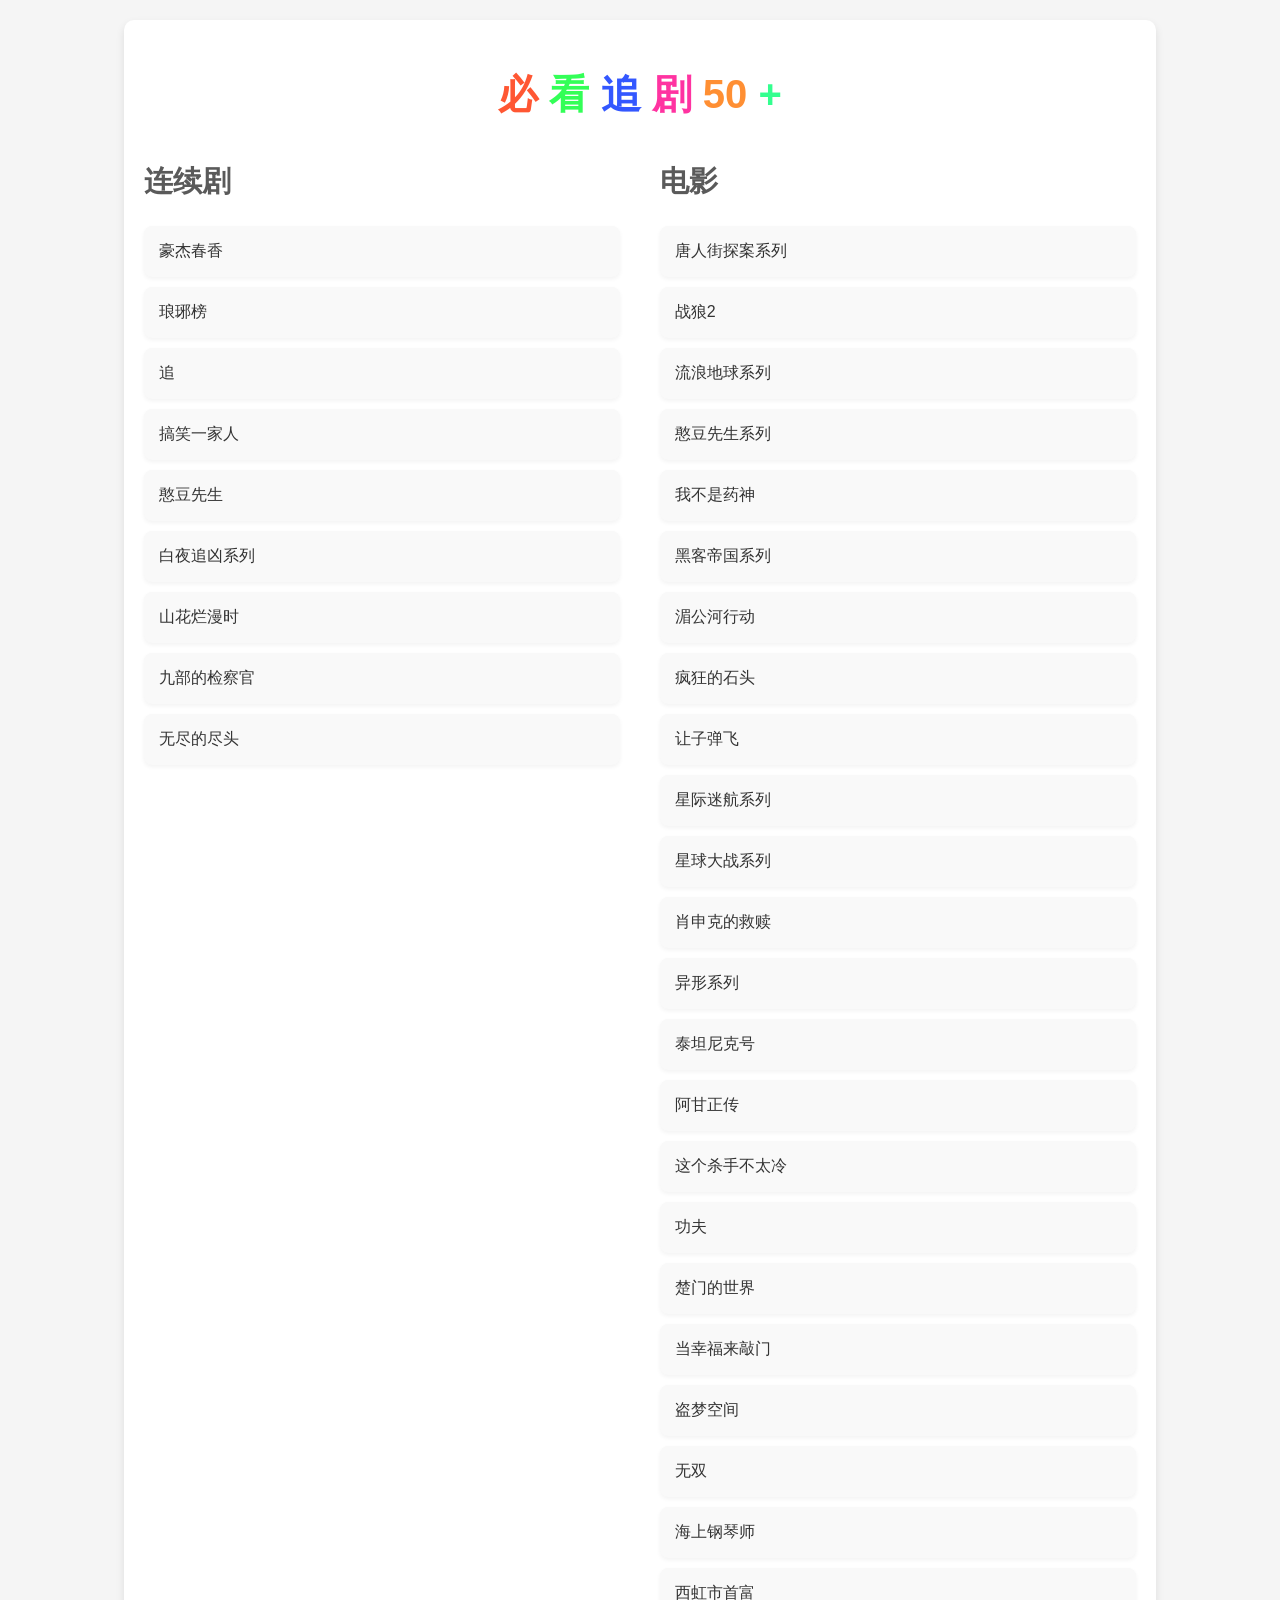
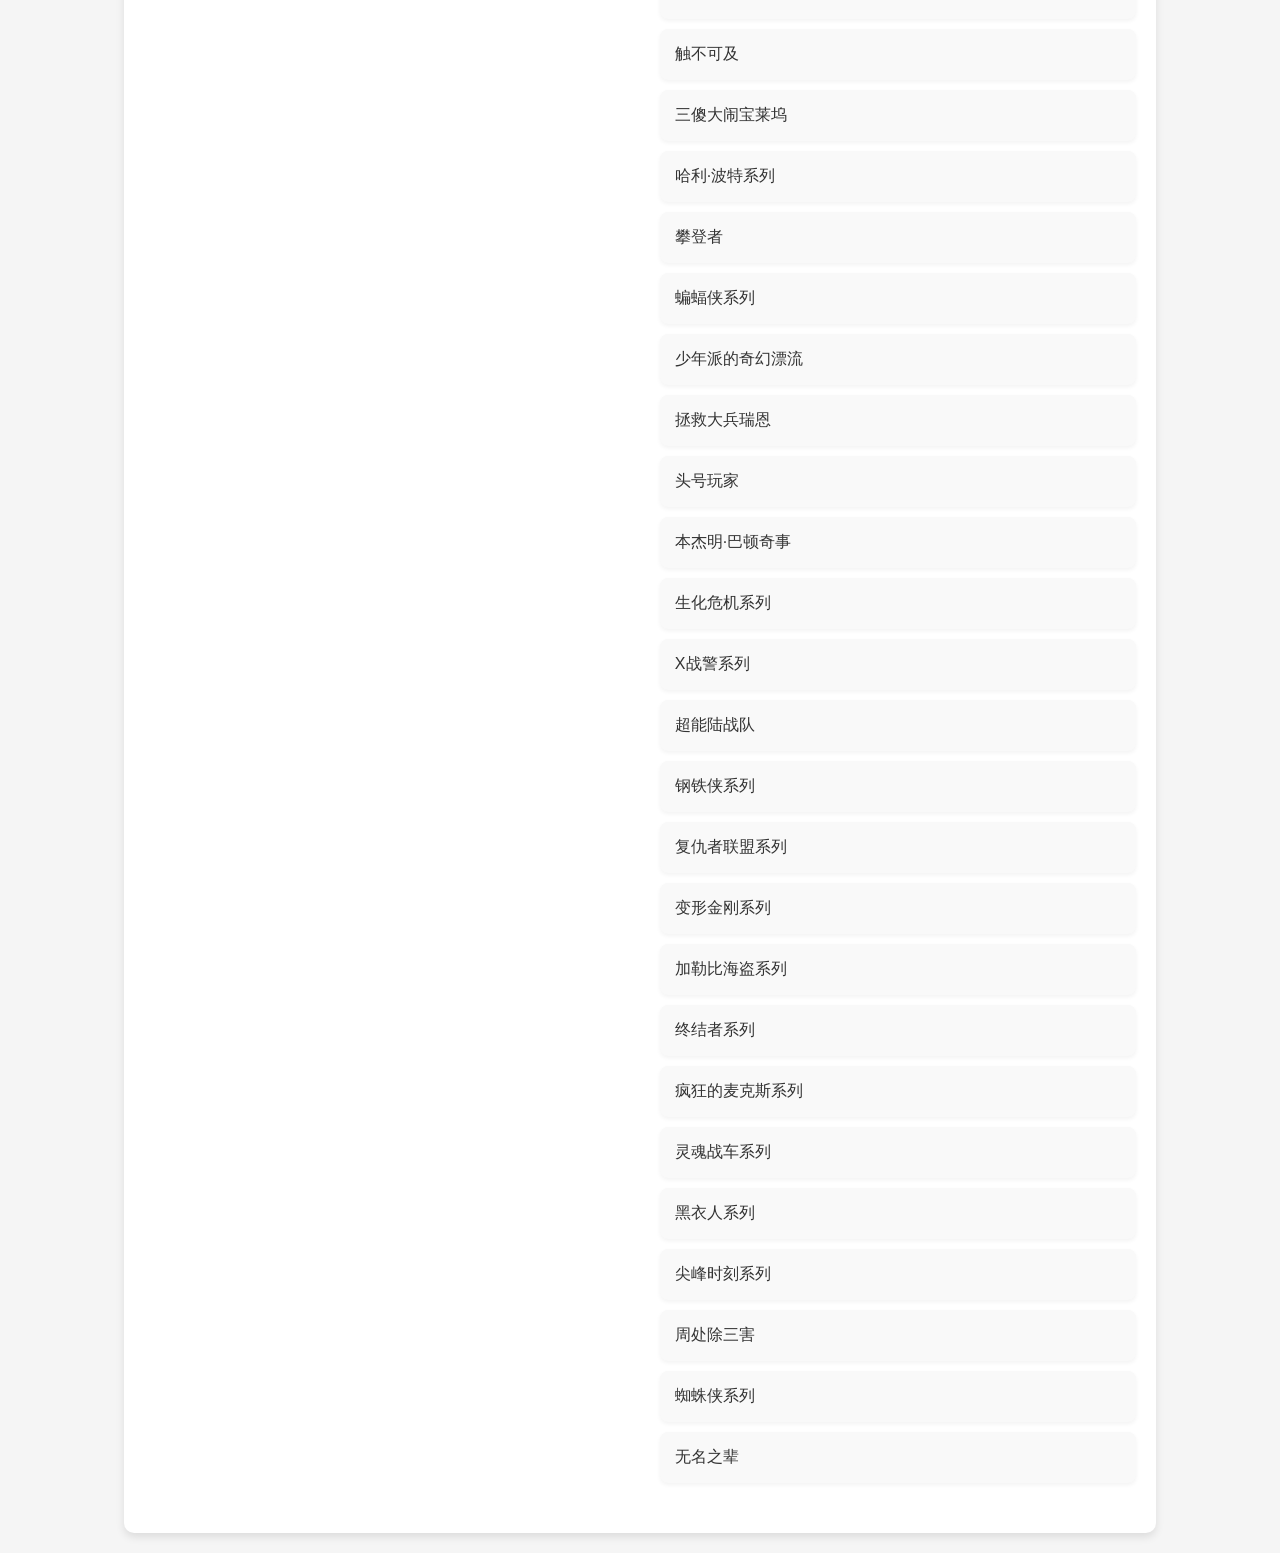
<file: tv.html>
<!DOCTYPE html>
<html lang="zh-CN">
<head>
    <meta charset="UTF-8">
    <meta name="viewport" content="width=device-width, initial-scale=1.0">
    <link rel="icon" href="favicon.png" type="image/x-icon">
    <title>必看追剧50部</title>
    <style>
        body {
            font-family: Arial, sans-serif;
            background-color: #f5f5f5;
            color: #333;
            margin: 0;
            padding: 20px;
            display: flex;
            justify-content: center;
            align-items: center;
            min-height: 100vh;
        }
        .container {
            width: 80%;
            max-width: 1200px;
            background: white;
            padding: 20px;
            border-radius: 10px;
            box-shadow: 0 4px 8px rgba(0,0,0,0.1);
            transition: transform 0.3s ease-in-out;
            display: flex;
            flex-wrap: wrap;
            justify-content: space-between;
        }
        .container:hover {
            transform: scale(1.02);
        }
        h1 {
            text-align: center;
            font-size: 2.5em;
            margin-bottom: 20px;
            width: 100%;
        }
        h1 span {
            color: #3c3c3c;
        }
        .section {
            width: 48%; /* 每个部分占总宽度的48%，留出2%的间隔 */
            margin-bottom: 20px;
        }
        h2 {
            color: #5a5a5a;
            font-size: 1.8em;
            margin-top: 20px;
        }
        ul {
            list-style-type: none;
            padding: 0;
            margin: 0;
        }
        li {
            background: #f9f9f9;
            margin: 10px 0;
            padding: 15px;
            border-radius: 8px;
            box-shadow: 0 2px 4px rgba(0,0,0,0.05);
            transition: background 0.3s ease, box-shadow 0.3s ease;
            cursor: pointer;
        }
        li:hover {
            box-shadow: 0 4px 8px rgba(0,0,0,0.1);
        }
    </style>
</head>
<body>

<div class="container">
    <h1>
        <span style="color: #ff5733;">必</span>
        <span style="color: #33ff57;">看</span>
        <span style="color: #3357ff;">追</span>
        <span style="color: #ff33a1;">剧</span>
        <span style="color: #ff8f33;">50</span>
        <span style="color: #33ff8f;">+</span>
    </h1>
    
    <div class="section">
        <h2>连续剧</h2>
        <ul id="anime-series"></ul>
    </div>

    <div class="section">
        <h2>电影</h2>
        <ul id="anime-movies"></ul>
    </div>
</div>

<script>
    async function loadAnimeData(url) {
        try {
            const response = await fetch(url);
            if (!response.ok) throw new Error('Network response was not ok');
            const data = await response.text();
            return data.split('\n').map(line => line.trim()).filter(line => line.length > 0);
        } catch (error) {
            console.error('Failed to load anime data:', error);
            return [];
        }
    }

    function copyToClipboard(text) {
        navigator.clipboard.writeText(text).then(() => {
            // 成功复制后的处理（可选）
            alert('已复制到剪贴板：' + text);
        }).catch(err => {
            console.error('无法复制文本: ', err);
        });
    }

    function populateList(listId, items) {
        const listElement = document.getElementById(listId);

        items.forEach(item => {
            const listItem = document.createElement('li');
            listItem.textContent = item;
            listItem.onclick = () => copyToClipboard(item);

            // 添加鼠标悬停颜色变化效果
            listItem.addEventListener('mouseover', () => {
                listItem.style.backgroundColor = getRandomColor();
            });

            listItem.addEventListener('mouseout', () => {
                listItem.style.backgroundColor = '#f9f9f9';
            });

            listElement.appendChild(listItem);
        });
    }

    function getRandomColor() {
        const letters = '0123456789ABCDEF';
        let color = '#';
        for (let i = 0; i < 6; i++) {
            color += letters[Math.floor(Math.random() * 16)];
        }
        return color;
    }

    async function initialize() {
        const [series, movies] = await Promise.all([
            loadAnimeData('idy/tv/anime-series.txt'),
            loadAnimeData('idy/tv/anime-movies.txt')
        ]);

        populateList('anime-series', series);
        populateList('anime-movies', movies);
    }

    window.onload = initialize;

</script>

</body>
</html>
</file>
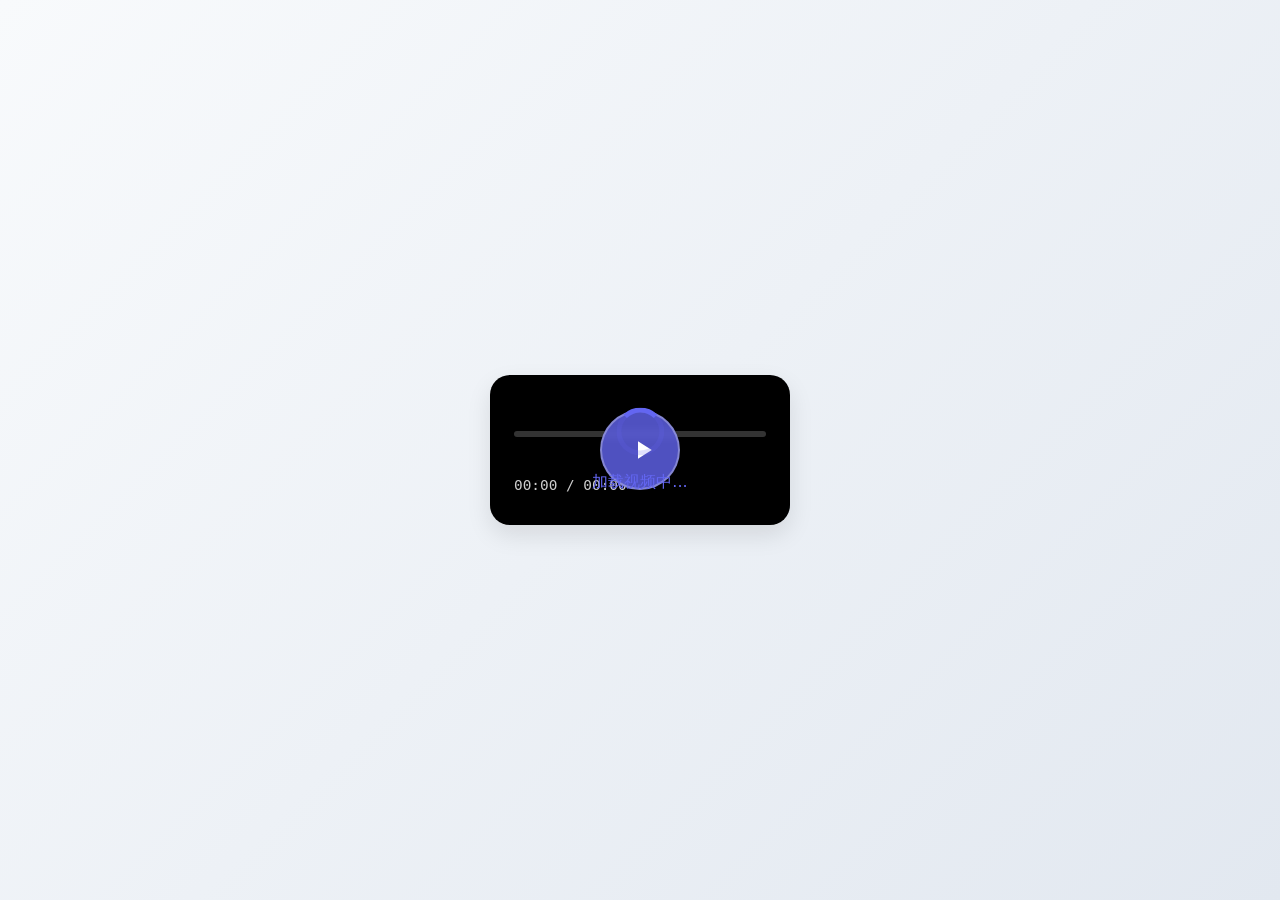
<file: xjj.html>
<!DOCTYPE html>
<html lang="zh-CN">
<head>
    <meta charset="UTF-8">
    <meta name="viewport" content="width=device-width, initial-scale=1.0">
    <title>优雅视频播放器</title>
    <style>
        :root {
            --primary: #6366f1;
            --secondary: #8b5cf6;
            --play: #10b981;
            --pause: #ef4444;
            --bg-color: #f8fafc;
            --dark-bg: #1e293b;
            --text-primary: #f8fafc;
            --text-secondary: #94a3b8;
            --shadow: 0 10px 25px rgba(0, 0, 0, 0.1);
            --transition: all 0.3s cubic-bezier(0.4, 0, 0.2, 1);
        }

        * {
            margin: 0;
            padding: 0;
            box-sizing: border-box;
        }

        body {
            min-height: 100vh;
            display: flex;
            align-items: center;
            justify-content: center;
            background: linear-gradient(135deg, var(--bg-color) 0%, #e2e8f0 100%);
            font-family: 'Inter', 'Segoe UI', system-ui, sans-serif;
            overflow: hidden;
            color: var(--dark-bg);
        }

        /* 加载动画 */
        .loader {
            position: absolute;
            top: 50%;
            left: 50%;
            transform: translate(-50%, -50%);
            z-index: 10;
            display: flex;
            flex-direction: column;
            align-items: center;
            gap: 1rem;
            color: var(--primary);
        }

        .spinner {
            width: 48px;
            height: 48px;
            border: 5px solid rgba(99, 102, 241, 0.2);
            border-radius: 50%;
            border-top-color: var(--primary);
            animation: spin 1s ease-in-out infinite;
        }

        @keyframes spin {
            to { transform: rotate(360deg); }
        }

        .video-container {
            position: relative;
            background: #000;
            border-radius: 20px;
            overflow: hidden;
            box-shadow: var(--shadow);
            transition: var(--transition);
            max-width: 95vw;
            max-height: 95vh;
            opacity: 0;
            transform: scale(0.95);
            animation: fadeIn 0.5s forwards;
        }

        @keyframes fadeIn {
            to {
                opacity: 1;
                transform: scale(1);
            }
        }

        #videoPlayer {
            display: block;
            width: 100%;
            height: auto;
            cursor: pointer;
        }

        /* 中央播放按钮 */
        .center-play-btn {
            position: absolute;
            top: 50%;
            left: 50%;
            transform: translate(-50%, -50%);
            width: 80px;
            height: 80px;
            border-radius: 50%;
            background: rgba(99, 102, 241, 0.8);
            display: flex;
            align-items: center;
            justify-content: center;
            cursor: pointer;
            transition: var(--transition);
            z-index: 5;
            backdrop-filter: blur(4px);
            border: 2px solid rgba(255, 255, 255, 0.3);
        }

        .center-play-btn:hover {
            background: var(--primary);
            transform: translate(-50%, -50%) scale(1.05);
            box-shadow: 0 0 20px rgba(99, 102, 241, 0.5);
        }

        .center-play-btn svg {
            width: 30px;
            height: 30px;
            fill: white;
            margin-left: 5px;
        }

        /* 控制栏样式优化 */
        .controls {
            position: absolute;
            bottom: 0;
            left: 0;
            right: 0;
            background: linear-gradient(transparent 0%, rgba(0, 0, 0, 0.8) 100%);
            padding: 2rem 1.5rem 1.5rem;
            display: flex;
            gap: 1rem;
            justify-content: center;
            opacity: 0;
            transition: var(--transition);
            backdrop-filter: blur(10px);
            transform: translateY(10px);
        }

        .video-container:hover .controls {
            opacity: 1;
            transform: translateY(0);
        }

        .btn {
            padding: 0.8rem 1.8rem;
            border: none;
            border-radius: 12px;
            background: rgba(255, 255, 255, 0.1);
            color: white;
            font-size: 1rem;
            cursor: pointer;
            transition: var(--transition);
            display: inline-flex;
            align-items: center;
            gap: 0.8rem;
            backdrop-filter: blur(8px);
            border: 1px solid rgba(255, 255, 255, 0.1);
        }

        .btn:hover {
            background: rgba(255, 255, 255, 0.2);
            transform: translateY(-3px);
            box-shadow: 0 8px 15px rgba(0, 0, 0, 0.2);
        }

        .btn.play {
            background: rgba(16, 185, 129, 0.2);
            border-color: rgba(16, 185, 129, 0.3);
        }

        .btn.play:hover {
            background: rgba(16, 185, 129, 0.3);
        }

        .btn svg {
            width: 20px;
            height: 20px;
            fill: currentColor;
        }

        /* 进度条样式 */
        .progress-container {
            position: absolute;
            bottom: 5.5rem;
            left: 1.5rem;
            right: 1.5rem;
            height: 6px;
            background: rgba(255, 255, 255, 0.2);
            border-radius: 3px;
            cursor: pointer;
            transition: var(--transition);
        }

        .progress-container:hover {
            height: 8px;
        }

        .progress-bar {
            height: 100%;
            background: var(--primary);
            border-radius: 3px;
            width: 0%;
            transition: width 0.1s linear;
        }

        /* 时间显示 */
        .time-display {
            position: absolute;
            bottom: 2rem;
            left: 1.5rem;
            color: white;
            font-size: 0.9rem;
            opacity: 0.8;
            font-family: monospace;
        }

        /* 安全提示样式优化 */
        .alert-overlay {
            position: fixed;
            top: 0;
            left: 0;
            width: 100%;
            height: 100%;
            background: rgba(0, 0, 0, 0.7);
            backdrop-filter: blur(10px);
            display: none;
            z-index: 1000;
            opacity: 0;
            transition: opacity 0.3s ease;
        }

        .alert-box {
            position: absolute;
            top: 50%;
            left: 50%;
            transform: translate(-50%, -50%) scale(0.9);
            background: white;
            padding: 2.5rem;
            border-radius: 20px;
            box-shadow: 0 15px 50px rgba(0, 0, 0, 0.3);
            text-align: center;
            max-width: 450px;
            width: 90%;
            transition: transform 0.3s ease;
        }

        .alert-overlay.show .alert-box {
            transform: translate(-50%, -50%) scale(1);
        }

        .alert-icon {
            font-size: 4rem;
            color: #ef4444;
            margin-bottom: 1rem;
        }

        .alert-title {
            font-size: 1.5rem;
            color: #dc2626;
            margin-bottom: 1rem;
            font-weight: 600;
        }

        .alert-message {
            color: #475569;
            line-height: 1.6;
            margin-bottom: 2rem;
        }

        /* 安全按钮样式优化 */
        .alert-btn {
            background: linear-gradient(135deg, #ef4444 0%, #dc2626 100%) !important;
            padding: 14px 36px;
            border-radius: 12px;
            border: none !important;
            box-shadow: 0 8px 15px rgba(239, 68, 68, 0.2);
            margin-top: 1rem;
            font-weight: 600;
            font-size: 1.05rem;
        }

        .alert-btn:hover {
            transform: scale(1.05) !important;
            background: linear-gradient(135deg, #dc2626 0%, #b91c1c 100%) !important;
            box-shadow: 0 10px 20px rgba(239, 68, 68, 0.3);
        }

        /* 响应式适配 */
        @media (max-width: 768px) {
            .controls {
                padding: 1.5rem 1rem 1rem;
                gap: 0.8rem;
            }
            
            .btn {
                padding: 0.6rem 1.2rem;
                font-size: 0.9rem;
            }
            
            .center-play-btn {
                width: 60px;
                height: 60px;
            }
            
            .alert-box {
                padding: 2rem 1.5rem;
            }
        }
    </style>
</head>
<body>
    <!-- 加载动画 -->
    <div class="loader" id="loader">
        <div class="spinner"></div>
        <p>加载视频中...</p>
    </div>

    <!-- 安全提示 -->
    <div class="alert-overlay" id="alertOverlay">
        <div class="alert-box">
            <div class="alert-icon">⚠️</div>
            <h3 class="alert-title">安全限制</h3>
            <p class="alert-message">检测到违规操作，请遵守使用规范，禁止尝试调试或下载视频内容。</p>
            <button class="btn alert-btn" onclick="closeAlert()">
                <svg width="18" height="18" viewBox="0 0 24 24" style="margin-right:8px">
                    <path fill="currentColor" d="M12 2C6.48 2 2 6.48 2 12s4.48 10 10 10 10-4.48 10-10S17.52 2 12 2zm-1 15h2v2h-2v-2zm0-8h2v6h-2V9z"/>
                </svg>
                我已了解
            </button>
        </div>
    </div>

    <!-- 视频容器 -->
    <div class="video-container" id="videoContainer">
        <!-- 中央播放按钮 -->
        <div class="center-play-btn" id="centerPlayBtn" onclick="togglePlayPause()">
            <svg viewBox="0 0 24 24">
                <path d="M8 5v14l11-7z"/>
            </svg>
        </div>
        
        <video id="videoPlayer"></video>
        
        <!-- 进度条 -->
        <div class="progress-container" id="progressContainer" onclick="seekVideo(event)">
            <div class="progress-bar" id="progressBar"></div>
        </div>
        
        <!-- 时间显示 -->
        <div class="time-display" id="timeDisplay">00:00 / 00:00</div>
        
        <div class="controls">
            <button class="btn" onclick="loadPreviousVideo()">
                <svg viewBox="0 0 24 24"><path d="M15.41 16.59L10.83 12l4.58-4.59L14 6l-6 6 6 6 1.41-1.41z"/></svg>
                上一个
            </button>
            <button class="btn play" onclick="togglePlayPause()" id="playButton">
                <svg width="20" height="20" viewBox="0 0 24 24"><path id="playPauseIcon" d="M8 5v14l11-7z"/></svg>
                <span id="playButtonText">播放</span>
            </button>
            <button class="btn" onclick="loadNextVideo()">
                <svg viewBox="0 0 24 24"><path d="M8.59 16.59L13.17 12 8.59 7.41 10 6l6 6-6 6-1.41-1.41z"/></svg>
                下一个
            </button>
        </div>
    </div>

    <script>
        // DOM元素
        const loader = document.getElementById('loader');
        const videoContainer = document.getElementById('videoContainer');
        const videoPlayer = document.getElementById('videoPlayer');
        const progressBar = document.getElementById('progressBar');
        const progressContainer = document.getElementById('progressContainer');
        const timeDisplay = document.getElementById('timeDisplay');
        const centerPlayBtn = document.getElementById('centerPlayBtn');
        const playButtonText = document.getElementById('playButtonText');
        const playPauseIcon = document.getElementById('playPauseIcon');
        
        // 安全提示系统
        let alertVisible = false;
        function showAlert() {
            if(alertVisible) return;
            alertVisible = true;
            const overlay = document.getElementById('alertOverlay');
            overlay.style.display = 'block';
            overlay.classList.add('show');
            setTimeout(() => overlay.style.opacity = '1', 10);
        }

        function closeAlert() {
            alertVisible = false;
            const overlay = document.getElementById('alertOverlay');
            overlay.style.opacity = '0';
            overlay.classList.remove('show');
            setTimeout(() => overlay.style.display = 'none', 300);
        }

        // 安全事件监听
        document.addEventListener('contextmenu', e => {
            e.preventDefault();
            showAlert();
        });

        document.addEventListener('keydown', e => {
            const forbiddenKeys = [
                'F12', 'F1', 'F2', 'F3',
                'Control+Shift+I',
                'Control+Shift+J',
                'Control+Shift+C',
                'Meta+Shift+I', // Mac系统
                'Meta+Option+I'  // Mac系统
            ];
            
            const modifiers = [];
            if (e.ctrlKey || e.metaKey) modifiers.push('Control');
            if (e.shiftKey) modifiers.push('Shift');
            if (e.altKey) modifiers.push('Option');
            
            const keyCombination = [...modifiers, e.key].join('+').replace(/\+$/, '');

            if(forbiddenKeys.includes(e.key) || forbiddenKeys.includes(keyCombination)) {
                e.preventDefault();
                showAlert();
            }
            
            // 空格键控制播放暂停（合法操作）
            if (e.key === ' ' && !alertVisible) {
                e.preventDefault();
                togglePlayPause();
            }
            
            // 左右方向键快进快退
            if (e.key === 'ArrowRight' && !alertVisible) {
                e.preventDefault();
                videoPlayer.currentTime = Math.min(videoPlayer.currentTime + 10, videoPlayer.duration);
            }
            if (e.key === 'ArrowLeft' && !alertVisible) {
                e.preventDefault();
                videoPlayer.currentTime = Math.max(videoPlayer.currentTime - 10, 0);
            }
        });

        // 格式化时间 (秒 -> MM:SS)
        function formatTime(seconds) {
            if (isNaN(seconds)) return '00:00';
            const mins = Math.floor(seconds / 60);
            const secs = Math.floor(seconds % 60);
            return `${mins.toString().padStart(2, '0')}:${secs.toString().padStart(2, '0')}`;
        }

        // 更新进度条和时间显示
        function updateProgress() {
            const progress = (videoPlayer.currentTime / videoPlayer.duration) * 100;
            progressBar.style.width = `${progress}%`;
            timeDisplay.textContent = `${formatTime(videoPlayer.currentTime)} / ${formatTime(videoPlayer.duration)}`;
        }

        // 视频进度跳转
        function seekVideo(e) {
            const rect = progressContainer.getBoundingClientRect();
            const pos = (e.clientX - rect.left) / rect.width;
            videoPlayer.currentTime = pos * videoPlayer.duration;
        }

        // 视频尺寸适配
        function adjustVideoSize() {
            if (!videoPlayer.videoWidth || !videoPlayer.videoHeight) return;
            
            const videoRatio = videoPlayer.videoWidth / videoPlayer.videoHeight;
            const windowRatio = window.innerWidth / window.innerHeight;
            
            if (videoRatio > windowRatio) {
                videoContainer.style.width = '95vw';
                videoContainer.style.height = `${95 / videoRatio}vw`;
            } else {
                videoContainer.style.height = '95vh';
                videoContainer.style.width = `${95 * videoRatio}vh`;
            }
        }

        // 更新播放/暂停状态UI
        function updatePlayPauseUI() {
            if (videoPlayer.paused) {
                playPauseIcon.setAttribute('d', 'M8 5v14l11-7z');
                playButtonText.textContent = '播放';
                centerPlayBtn.style.display = 'flex';
            } else {
                playPauseIcon.setAttribute('d', 'M6 4h4v16H6zm8 0h4v16h-4z');
                playButtonText.textContent = '暂停';
                centerPlayBtn.style.display = 'none';
            }
        }

        // 播放/暂停切换
        function togglePlayPause() {
            if (videoPlayer.paused) {
                videoPlayer.play().catch(err => {
                    console.log('播放失败:', err);
                    showAlert(); // 播放失败时也显示提示
                });
            } else {
                videoPlayer.pause();
            }
            updatePlayPauseUI();
        }

        // 视频事件处理
        let isInitialLoad = true;
        
        videoPlayer.addEventListener('loadedmetadata', () => {
            adjustVideoSize();
            loader.style.display = 'none';
            videoContainer.style.display = 'block';
            
            if(isInitialLoad) {
                videoPlayer.play().catch(() => {
                    // 处理自动播放限制
                    document.addEventListener('click', () => {
                        videoPlayer.play();
                        updatePlayPauseUI();
                    }, { once: true });
                });
                isInitialLoad = false;
            }
            updatePlayPauseUI();
        });

        videoPlayer.addEventListener('timeupdate', updateProgress);
        videoPlayer.addEventListener('ended', loadNextVideo); // 播放结束自动下一个
        videoPlayer.addEventListener('play', () => updatePlayPauseUI());
        videoPlayer.addEventListener('pause', () => updatePlayPauseUI());
        videoPlayer.addEventListener('click', togglePlayPause); // 点击视频播放/暂停

        window.addEventListener('resize', adjustVideoSize);

        // 播放器功能
        let videoLinks = [];
        let currentIndex = -1;

        async function fetchVideoLinks() {
            try {
                const response = await fetch('XJJ/video_links.txt');
                if (!response.ok) throw new Error('视频列表加载失败');
                
                const text = await response.text();
                videoLinks = text.split('\n').filter(link => link.trim());
                
                if(videoLinks.length) {
                    currentIndex = Math.floor(Math.random() * videoLinks.length);
                    await loadCurrentVideo();
                } else {
                    loader.innerHTML = '<p>暂无可用视频</p>';
                }
            } catch (error) {
                console.error('视频加载失败:', error);
                loader.innerHTML = '<p>视频加载失败</p>';
            }
        }

        async function loadCurrentVideo() {
            loader.style.display = 'flex';
            videoPlayer.src = videoLinks[currentIndex];
            
            try {
                await videoPlayer.play();
                updatePlayPauseUI();
            } catch (e) {
                console.log('自动播放失败，等待用户交互');
                updatePlayPauseUI();
            }
        }

        async function loadPreviousVideo() {
            currentIndex = (currentIndex - 1 + videoLinks.length) % videoLinks.length;
            await loadCurrentVideo();
        }

        async function loadNextVideo() {
            currentIndex = (currentIndex + 1) % videoLinks.length;
            await loadCurrentVideo();
        }

        // 初始化
        window.addEventListener('DOMContentLoaded', fetchVideoLinks);
    </script>
</body>
</html>
</file>
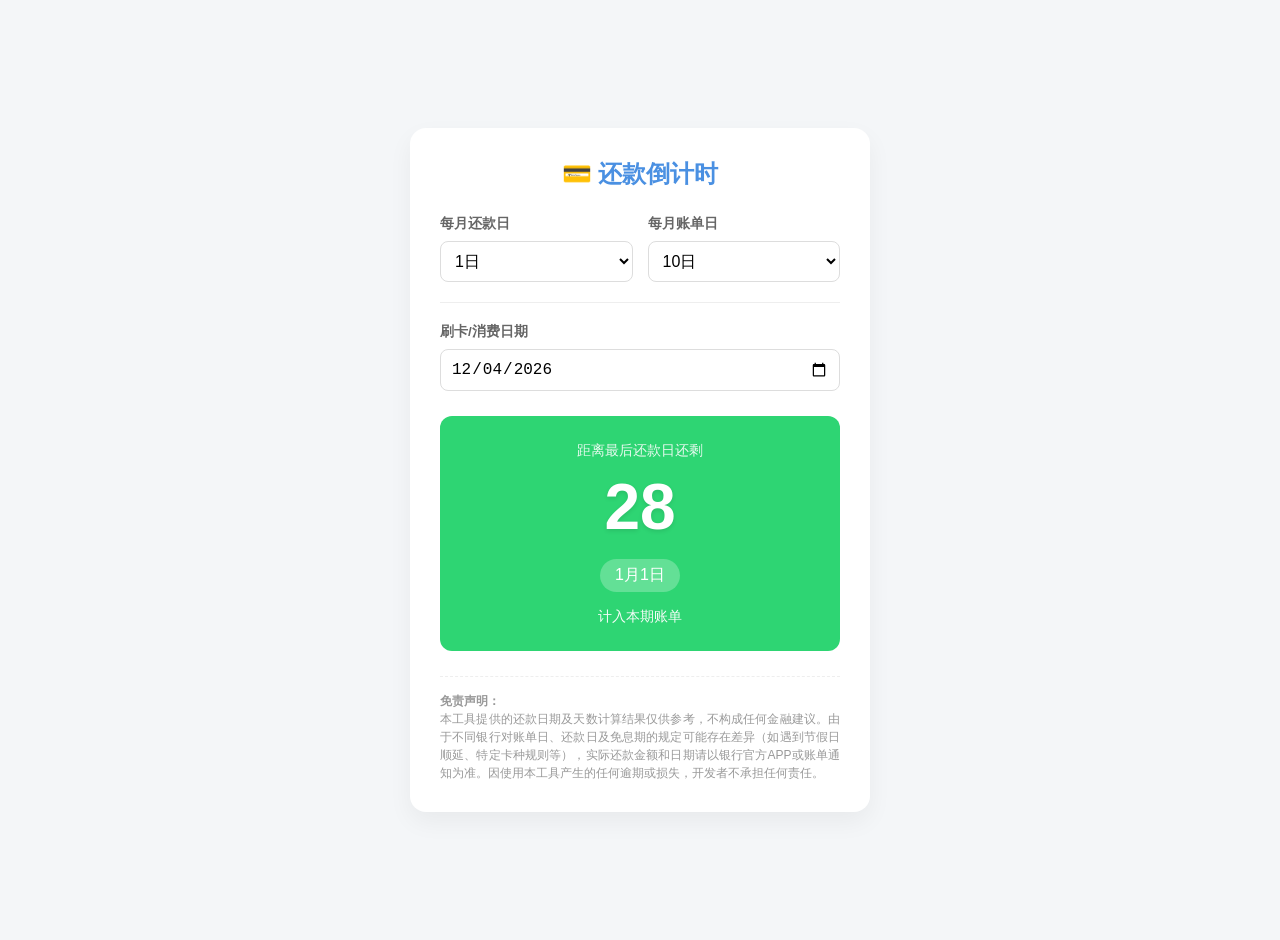
<file: xyk.html>
<!DOCTYPE html>
<html lang="zh-CN">
<head>
    <meta charset="UTF-8">
    <meta name="viewport" content="width=device-width, initial-scale=1.0">
    <title>信用卡还款计算器</title>
    <style>
        :root {
            --primary-color: #4a90e2;
            --bg-color: #f4f6f8;
            --card-bg: #ffffff;
            --text-main: #333;
            --text-sub: #666;
            --text-light: #999;
            /* 定义状态颜色 */
            --color-danger: #ff4757; /* 红色 */
            --color-warning: #ffa502; /* 黄色 */
            --color-success: #2ed573; /* 绿色 */
        }

        body {
            font-family: -apple-system, BlinkMacSystemFont, "Segoe UI", Roboto, Arial, sans-serif;
            background-color: var(--bg-color);
            display: flex;
            justify-content: center;
            align-items: center;
            min-height: 100vh;
            margin: 0;
            color: var(--text-main);
            padding: 20px 0;
        }

        .container {
            background: var(--card-bg);
            width: 90%;
            max-width: 400px;
            padding: 30px;
            border-radius: 16px;
            box-shadow: 0 10px 25px rgba(0,0,0,0.05);
            display: flex;
            flex-direction: column;
        }

        h2 {
            text-align: center;
            margin-top: 0;
            color: var(--primary-color);
            font-size: 1.5rem;
            margin-bottom: 25px;
        }

        /* 设置区域布局 */
        .settings-row {
            display: flex;
            gap: 15px;
            margin-bottom: 20px;
        }

        .input-group {
            flex: 1;
            display: flex;
            flex-direction: column;
        }

        label {
            font-size: 0.85rem;
            font-weight: 600;
            color: var(--text-sub);
            margin-bottom: 8px;
        }

        select, input[type="date"] {
            padding: 10px;
            border: 1px solid #ddd;
            border-radius: 8px;
            font-size: 1rem;
            background-color: #fff;
            width: 100%;
            box-sizing: border-box;
            outline: none;
            transition: border-color 0.2s;
        }

        select:focus, input[type="date"]:focus {
            border-color: var(--primary-color);
        }

        .spend-section {
            margin-bottom: 25px;
            border-top: 1px solid #eee;
            padding-top: 20px;
        }

        /* 结果展示卡片 */
        .result-card {
            padding: 25px 20px;
            border-radius: 12px;
            text-align: center;
            color: white;
            transition: background 0.3s ease;
            /* 默认绿色 */
            background: var(--color-success);
        }

        .result-label {
            font-size: 0.9rem;
            opacity: 0.9;
            font-weight: 500;
        }

        .result-days {
            font-size: 4rem;
            font-weight: bold;
            margin: 15px 0;
            line-height: 1;
            text-shadow: 0 2px 4px rgba(0,0,0,0.1);
        }

        .result-date {
            font-size: 1rem;
            background: rgba(255,255,255,0.25);
            display: inline-block;
            padding: 6px 15px;
            border-radius: 20px;
            margin-top: 5px;
            font-weight: 500;
        }

        .result-desc {
            margin-top: 15px;
            font-size: 0.9rem;
            opacity: 0.95;
        }

        /* 免责声明样式 */
        .disclaimer {
            margin-top: 25px;
            padding-top: 15px;
            border-top: 1px dashed #eee;
            font-size: 0.75rem;
            color: var(--text-light);
            line-height: 1.5;
            text-align: justify;
        }

        /* 状态颜色类 */
        .bg-danger { background: var(--color-danger); }
        .bg-warning { background: var(--color-warning); }
        .bg-success { background: var(--color-success); }

    </style>
</head>
<body>

<div class="container">
    <h2>💳 还款倒计时</h2>

    <!-- 设置行：还款日在前，账单日在后 -->
    <div class="settings-row">
        <div class="input-group">
            <label for="repayDay">每月还款日</label>
            <select id="repayDay"></select>
        </div>
        <div class="input-group">
            <label for="billDay">每月账单日</label>
            <select id="billDay"></select>
        </div>
    </div>

    <!-- 刷卡日期 -->
    <div class="spend-section input-group">
        <label for="spendDate">刷卡/消费日期</label>
        <input type="date" id="spendDate">
    </div>

    <!-- 结果 -->
    <div class="result-card bg-success" id="resultCard">
        <div class="result-label">距离最后还款日还剩</div>
        <div class="result-days" id="daysDisplay">--</div>
        <div class="result-date" id="dateDisplay">--</div>
        <div class="result-desc" id="descDisplay">计算中...</div>
    </div>

    <!-- 免责声明 -->
    <div class="disclaimer">
        <strong>免责声明：</strong><br>
        本工具提供的还款日期及天数计算结果仅供参考，不构成任何金融建议。由于不同银行对账单日、还款日及免息期的规定可能存在差异（如遇到节假日顺延、特定卡种规则等），实际还款金额和日期请以银行官方APP或账单通知为准。因使用本工具产生的任何逾期或损失，开发者不承担任何责任。
    </div>
</div>

<script>
    const repaySelect = document.getElementById('repayDay');
    const billSelect = document.getElementById('billDay');
    const spendInput = document.getElementById('spendDate');
    
    const daysDisplay = document.getElementById('daysDisplay');
    const dateDisplay = document.getElementById('dateDisplay');
    const descDisplay = document.getElementById('descDisplay');
    const resultCard = document.getElementById('resultCard');

    // 1. 初始化下拉框 (1-31)
    function initSelects() {
        for (let i = 1; i <= 31; i++) {
            let optRepay = new Option(i + '日', i);
            let optBill = new Option(i + '日', i);
            
            // 默认值设置
            if (i === 1) optRepay.selected = true; // 还款日默认 1
            if (i === 10) optBill.selected = true; // 账单日默认 10
            
            repaySelect.add(optRepay);
            billSelect.add(optBill);
        }
    }

    // 2. 初始化日期为今天
    function initDate() {
        const d = new Date();
        const yyyy = d.getFullYear();
        const mm = String(d.getMonth() + 1).padStart(2, '0');
        const dd = String(d.getDate()).padStart(2, '0');
        spendInput.value = `${yyyy}-${mm}-${dd}`;
    }

    // 3. 核心计算逻辑
    function calculate() {
        const repayDay = parseInt(repaySelect.value);
        const billDay = parseInt(billSelect.value);
        const spendVal = spendInput.value;

        if (!spendVal) return;

        const today = new Date();
        today.setHours(0,0,0,0);
        
        const spendDate = new Date(spendVal);
        spendDate.setHours(0,0,0,0);

        // --- 确定这笔消费属于哪个月的账单 ---
        const currentMonthBillDay = new Date(spendDate.getFullYear(), spendDate.getMonth(), billDay);
        
        let billMonthOffset = 0; 
        
        if (spendDate >= currentMonthBillDay) {
            // 刷卡日 >= 账单日：计入下期账单
            billMonthOffset = 1;
        } else {
            // 刷卡日 < 账单日：计入本期账单
            billMonthOffset = 0;
        }

        // --- 确定还款日期 ---
        // 假设还款日在账单日后的下一个月
        let targetRepayDate = new Date(spendDate.getFullYear(), spendDate.getMonth() + billMonthOffset + 1, repayDay);
        
        // 边界检查：防止极端配置导致日期倒退
        if (targetRepayDate < spendDate) {
             targetRepayDate = new Date(spendDate.getFullYear(), spendDate.getMonth() + billMonthOffset + 2, repayDay);
        }

        // 计算差值
        const diffTime = targetRepayDate - today;
        const diffDays = Math.ceil(diffTime / (1000 * 60 * 60 * 24));

        updateUI(diffDays, targetRepayDate, billMonthOffset);
    }

    function updateUI(days, date, offset) {
        daysDisplay.innerText = days;
        
        const m = date.getMonth() + 1;
        const d = date.getDate();
        dateDisplay.innerText = `${m}月${d}日`;

        // 样式重置
        resultCard.className = 'result-card';

        // 颜色逻辑严格匹配用户需求
        if (days <= 3) {
            // <= 3: 红色
            resultCard.classList.add('bg-danger');
            if (days < 0) {
                descDisplay.innerText = `已逾期 ${Math.abs(days)} 天`;
            } else if (days === 0) {
                descDisplay.innerText = "今天最后期限！";
            } else {
                descDisplay.innerText = "紧急！即将到期";
            }
        } else if (days > 3 && days < 10) {
            // > 3 且 < 10: 黄色
            resultCard.classList.add('bg-warning');
            descDisplay.innerText = "提醒：下周左右到期";
        } else {
            // >= 10: 绿色
            resultCard.classList.add('bg-success');
            descDisplay.innerText = offset === 0 ? "计入本期账单" : "计入下期账单";
        }
    }

    // 监听事件
    repaySelect.addEventListener('change', calculate);
    billSelect.addEventListener('change', calculate);
    spendInput.addEventListener('change', calculate);

    // 启动
    initSelects();
    initDate();
    calculate();

</script>

</body>
</html>
</file>
<file: styles.css>
:root {
  --bg: #04050c;
  --text: #eef1ff;
  --muted: #8a91b4;
  --stroke: rgba(255, 255, 255, 0.09);
  --violet: #8b5cf6;
  --cyan: #22d3ee;
  --pink: #ff4ecd;
  --gold: #ffd166;
  --festive-red: #d31c1c;
  --festive-red-deep: #7c0810;
  --festive-gold: #ffd98a;
  --font-num: "Orbitron", "Noto Sans SC", ui-sans-serif, system-ui, sans-serif;
  --font-ui: "Noto Sans SC", -apple-system, BlinkMacSystemFont, "Segoe UI", sans-serif;
}

* {
  margin: 0;
  padding: 0;
  box-sizing: border-box;
}

html {
  color-scheme: dark;
}

body {
  min-height: 100vh;
  background:
    radial-gradient(1200px 800px at 50% -10%, rgba(84, 60, 180, 0.35), transparent 62%),
    radial-gradient(900px 700px at 92% 18%, rgba(34, 211, 238, 0.12), transparent 60%),
    radial-gradient(800px 600px at 4% 82%, rgba(255, 78, 205, 0.1), transparent 60%),
    var(--bg);
  color: var(--text);
  font-family: var(--font-ui);
  overflow-x: hidden;
  -webkit-font-smoothing: antialiased;
}

body::after {
  content: "";
  position: fixed;
  inset: 0;
  z-index: 1;
  pointer-events: none;
  background: radial-gradient(ellipse at 50% 45%, transparent 35%, rgba(2, 3, 8, 0.55) 100%);
}

body.is-celebrating {
  overflow: hidden;
}

::selection {
  background: rgba(139, 92, 246, 0.45);
  color: #fff;
}

:focus-visible {
  outline: 2px solid var(--cyan);
  outline-offset: 3px;
  border-radius: 6px;
}

/* ---------- 背景层 ---------- */

#starfield {
  position: fixed;
  inset: 0;
  z-index: 0;
  pointer-events: none;
}

#fireworks {
  position: fixed;
  inset: 0;
  z-index: 6;
  pointer-events: none;
}

.aura {
  position: fixed;
  z-index: 0;
  border-radius: 50%;
  filter: blur(80px);
  pointer-events: none;
  will-change: transform;
}

.aura--violet {
  width: 55vmax;
  height: 55vmax;
  top: -24vmax;
  left: -18vmax;
  background: radial-gradient(circle, rgba(124, 58, 237, 0.5), transparent 64%);
  opacity: 0.7;
  animation: drift 22s ease-in-out infinite alternate;
}

.aura--cyan {
  width: 46vmax;
  height: 46vmax;
  top: 12vh;
  right: -20vmax;
  background: radial-gradient(circle, rgba(34, 211, 238, 0.28), transparent 64%);
  opacity: 0.6;
  animation: drift 28s ease-in-out -9s infinite alternate-reverse;
}

.aura--gold {
  width: 40vmax;
  height: 40vmax;
  bottom: -18vmax;
  left: 18vw;
  background: radial-gradient(circle, rgba(255, 145, 90, 0.18), transparent 66%);
  opacity: 0.55;
  animation: drift 32s ease-in-out -16s infinite alternate;
}

.grain {
  position: fixed;
  inset: 0;
  z-index: 1;
  pointer-events: none;
  opacity: 0.035;
  background-image: url("data:image/svg+xml;utf8,<svg xmlns='http://www.w3.org/2000/svg' width='160' height='160'><filter id='n'><feTurbulence type='fractalNoise' baseFrequency='0.9' numOctaves='2'/></filter><rect width='100%25' height='100%25' filter='url(%23n)'/></svg>");
}

/* ---------- 布局 ---------- */

.shell {
  position: relative;
  z-index: 2;
  display: flex;
  flex-direction: column;
  width: 100%;
  max-width: 1120px;
  min-height: 100vh;
  min-height: 100dvh;
  margin: 0 auto;
  padding: clamp(48px, 9vh, 100px) clamp(16px, 5vw, 32px) 0;
}

/* ---------- 头部 ---------- */

.hero {
  text-align: center;
  animation: fade-up 0.95s cubic-bezier(0.22, 0.9, 0.24, 1) both;
}

.hero__title {
  margin-top: clamp(20px, 3.4vh, 32px);
  font-size: clamp(1.9rem, 5.4vw, 3.9rem);
  font-weight: 700;
  line-height: 1.15;
  letter-spacing: 0.02em;
}

.hero__year {
  display: inline-block;
  padding: 0 0.06em;
  font-family: var(--font-num);
  font-weight: 900;
  letter-spacing: 0.01em;
  background: linear-gradient(115deg, #a78bfa 8%, #22d3ee 46%, #ff4ecd 88%);
  background-size: 220% auto;
  -webkit-background-clip: text;
  background-clip: text;
  color: transparent;
  filter: drop-shadow(0 0 26px rgba(124, 92, 255, 0.5));
  animation: shine 7s linear infinite;
}

body.is-new-year .hero__title {
  font-size: clamp(1.55rem, 4.8vw, 3.4rem);
}

.hero__sub {
  margin-top: clamp(12px, 2vh, 18px);
  color: var(--muted);
  font-size: clamp(0.76rem, 1.7vw, 0.92rem);
  font-weight: 300;
  letter-spacing: 0.22em;
  text-indent: 0.22em;
}

.lunar {
  display: inline-flex;
  flex-wrap: wrap;
  align-items: center;
  justify-content: center;
  gap: 6px 11px;
  max-width: 100%;
  margin-top: clamp(14px, 2.2vh, 20px);
  padding: 8px 18px;
  border: 1px solid rgba(255, 255, 255, 0.09);
  border-radius: 999px;
  background: rgba(255, 255, 255, 0.03);
  backdrop-filter: blur(12px);
  -webkit-backdrop-filter: blur(12px);
  color: #cdd4ee;
  font-size: 12px;
  font-weight: 300;
  letter-spacing: 0.08em;
}

.lunar__badge {
  color: var(--gold);
  font-size: 9.5px;
  letter-spacing: 0.24em;
  text-indent: 0.24em;
  opacity: 0.9;
}

.lunar__date {
  color: #e4e9ff;
}

.lunar__hour {
  color: var(--gold);
  font-size: 11.5px;
  letter-spacing: 0.06em;
}

.lunar__sep {
  width: 3px;
  height: 3px;
  border-radius: 50%;
  background: rgba(255, 255, 255, 0.22);
}

.lunar__spring {
  color: var(--muted);
}

.lunar[hidden] {
  display: none;
}

/* ---------- 倒计时 ---------- */

.clock {
  position: relative;
  display: flex;
  justify-content: center;
  align-items: flex-start;
  gap: clamp(6px, 1.5vw, 16px);
  margin-top: clamp(34px, 6vh, 64px);
  animation: fade-up 0.95s cubic-bezier(0.22, 0.9, 0.24, 1) 0.1s both;
}

.clock::before {
  content: "";
  position: absolute;
  inset: -32% 0;
  z-index: -1;
  background: radial-gradient(ellipse at center, rgba(99, 102, 241, 0.2), transparent 64%);
  filter: blur(24px);
  pointer-events: none;
}

.unit {
  display: flex;
  flex-direction: column;
  align-items: center;
  gap: clamp(9px, 1.4vh, 14px);
}

.unit__card {
  position: relative;
  display: grid;
  place-items: center;
  width: clamp(58px, 19vw, 132px);
  aspect-ratio: 1 / 1.08;
  padding: 0 4%;
  overflow: hidden;
  border: 1px solid rgba(255, 255, 255, 0.09);
  border-radius: clamp(14px, 2.4vw, 24px);
  background: linear-gradient(160deg, rgba(255, 255, 255, 0.085), rgba(255, 255, 255, 0.018));
  box-shadow:
    0 26px 60px -28px rgba(0, 0, 0, 0.95),
    inset 0 1px 0 rgba(255, 255, 255, 0.14);
  backdrop-filter: blur(18px);
  -webkit-backdrop-filter: blur(18px);
}

.unit__card::before {
  content: "";
  position: absolute;
  inset: 0;
  background: linear-gradient(115deg, transparent 32%, rgba(255, 255, 255, 0.16) 50%, transparent 68%);
  transform: translateX(-130%);
  animation: sheen 7s ease-in-out infinite;
  pointer-events: none;
}

.unit:nth-child(3) .unit__card::before {
  animation-delay: 1.2s;
}

.unit:nth-child(5) .unit__card::before {
  animation-delay: 2.4s;
}

.unit:nth-child(7) .unit__card::before {
  animation-delay: 3.6s;
}

.unit__card::after {
  content: "";
  position: absolute;
  bottom: 0;
  left: 16%;
  right: 16%;
  height: 1px;
  background: linear-gradient(90deg, transparent, rgba(139, 92, 246, 0.9), rgba(34, 211, 238, 0.9), transparent);
  opacity: 0.7;
}

.unit__value {
  display: block;
  font-family: var(--font-num);
  font-size: clamp(1.5rem, 7vw, 3.4rem);
  font-weight: 700;
  line-height: 1;
  letter-spacing: -0.01em;
  font-variant-numeric: tabular-nums;
  background: linear-gradient(180deg, #ffffff 20%, #b9c3ff 100%);
  -webkit-background-clip: text;
  background-clip: text;
  color: transparent;
  filter: drop-shadow(0 0 18px rgba(124, 92, 255, 0.35));
}

.unit__value[data-digits="4"] {
  font-size: clamp(1.05rem, 5.1vw, 2.6rem);
}

.unit__value[data-digits="5"] {
  font-size: clamp(0.9rem, 4.3vw, 2.15rem);
}

.unit__value.is-tick {
  animation: tick 0.5s cubic-bezier(0.16, 1, 0.3, 1);
}

.unit__label {
  color: var(--muted);
  font-size: 10px;
  font-weight: 300;
  letter-spacing: 0.34em;
  text-indent: 0.34em;
}

.colon {
  display: flex;
  align-items: center;
  height: calc(clamp(58px, 19vw, 132px) * 1.08);
  color: rgba(255, 255, 255, 0.3);
  font-family: var(--font-num);
  font-size: clamp(1rem, 2.6vw, 1.8rem);
  font-weight: 500;
  animation: blink 2.4s ease-in-out infinite;
}

/* ---------- 过年当天：新年快乐 ---------- */

.clock.is-greeting > .unit,
.clock.is-greeting > .colon {
  display: none;
}

.greeting {
  display: none;
  align-items: center;
  justify-content: center;
  gap: clamp(6px, 1.5vw, 16px);
}

.clock.is-greeting > .greeting {
  display: flex;
}

.greeting__char {
  position: relative;
  display: grid;
  place-items: center;
  width: clamp(58px, 19vw, 132px);
  aspect-ratio: 1 / 1.08;
  overflow: hidden;
  border: 1px solid rgba(255, 255, 255, 0.12);
  border-radius: clamp(14px, 2.4vw, 24px);
  background: linear-gradient(160deg, rgba(255, 255, 255, 0.1), rgba(255, 255, 255, 0.02));
  box-shadow:
    0 26px 60px -28px rgba(0, 0, 0, 0.95),
    inset 0 1px 0 rgba(255, 255, 255, 0.16);
  backdrop-filter: blur(18px);
  -webkit-backdrop-filter: blur(18px);
  color: var(--ch-color, #fff);
  font-family: "Noto Sans SC", "PingFang SC", "Microsoft YaHei", sans-serif;
  font-size: clamp(2rem, 8.6vw, 4rem);
  font-weight: 700;
  line-height: 1;
  text-shadow: 0 0 26px var(--ch-glow, rgba(255, 255, 255, 0.4));
  animation:
    greeting-pop 0.7s cubic-bezier(0.16, 1, 0.3, 1) both,
    greeting-float 4s ease-in-out 0.9s infinite;
}

.greeting__char:nth-child(1) {
  --ch-color: #ffd166;
  --ch-glow: rgba(255, 209, 102, 0.6);
}

.greeting__char:nth-child(2) {
  --ch-color: #ff86d8;
  --ch-glow: rgba(255, 78, 205, 0.6);
}

.greeting__char:nth-child(3) {
  --ch-color: #b9a4ff;
  --ch-glow: rgba(167, 139, 250, 0.65);
}

.greeting__char:nth-child(4) {
  --ch-color: #7ee8fa;
  --ch-glow: rgba(34, 211, 238, 0.65);
}

.greeting__char::after {
  content: "";
  position: absolute;
  inset: 0;
  background: linear-gradient(115deg, transparent 32%, rgba(255, 255, 255, 0.2) 50%, transparent 68%);
  transform: translateX(-130%);
  animation: sheen 4.8s ease-in-out infinite;
  pointer-events: none;
}

/* ---------- 过年当天：喜庆红主题 ---------- */

body.is-new-year::before,
body.is-celebrating::before {
  content: "";
  position: fixed;
  inset: 0;
  z-index: 0;
  pointer-events: none;
  background:
    radial-gradient(900px 620px at 50% 6%, rgba(216, 40, 32, 0.34), transparent 62%),
    radial-gradient(900px 700px at 50% 102%, rgba(140, 8, 12, 0.42), transparent 66%);
}

body.is-new-year::after,
body.is-celebrating::after {
  background: radial-gradient(ellipse at 50% 42%, rgba(122, 10, 12, 0.16), rgba(20, 2, 3, 0.82) 100%);
}

body.is-new-year .aura--violet,
body.is-celebrating .aura--violet {
  background: radial-gradient(circle, rgba(214, 32, 32, 0.55), transparent 64%);
}

body.is-new-year .aura--cyan,
body.is-celebrating .aura--cyan {
  background: radial-gradient(circle, rgba(255, 150, 60, 0.26), transparent 64%);
}

body.is-new-year .aura--gold {
  opacity: 0.72;
}

body.is-new-year .clock::before {
  background: radial-gradient(ellipse at center, rgba(255, 90, 60, 0.22), transparent 64%);
}

body.is-new-year .hero__year,
body.is-celebrating .hero__year {
  background-image: linear-gradient(115deg, #ffe9b0 6%, #ffd166 46%, #ff8a4c 88%);
  filter: drop-shadow(0 0 26px rgba(255, 120, 60, 0.55));
}

body.is-new-year .greeting__char {
  border-color: rgba(255, 214, 130, 0.42);
  background:
    radial-gradient(ellipse at 50% 0%, rgba(255, 176, 104, 0.3), transparent 62%),
    linear-gradient(160deg, rgba(192, 28, 28, 0.92), rgba(112, 7, 13, 0.95));
  box-shadow:
    0 26px 60px -28px rgba(0, 0, 0, 0.95),
    0 0 46px -12px rgba(255, 80, 50, 0.55),
    inset 0 1px 0 rgba(255, 232, 186, 0.35);
}

body.is-new-year .greeting__char:nth-child(1) {
  --ch-color: #ffe9b0;
  --ch-glow: rgba(255, 209, 102, 0.65);
}

body.is-new-year .greeting__char:nth-child(2) {
  --ch-color: #ffd166;
  --ch-glow: rgba(255, 178, 72, 0.65);
}

body.is-new-year .greeting__char:nth-child(3) {
  --ch-color: #ffc04d;
  --ch-glow: rgba(255, 160, 60, 0.65);
}

body.is-new-year .greeting__char:nth-child(4) {
  --ch-color: #ffe9b0;
  --ch-glow: rgba(255, 209, 102, 0.65);
}

/* ---------- 烟花预览 ---------- */

.fx-bar {
  display: flex;
  justify-content: center;
  margin-top: clamp(16px, 2.6vh, 24px);
  animation: fade-up 0.95s cubic-bezier(0.22, 0.9, 0.24, 1) 0.16s both;
}

.fx-preview {
  display: inline-flex;
  align-items: center;
  gap: 8px;
  padding: 9px 19px;
  border: 1px solid rgba(255, 209, 102, 0.34);
  border-radius: 999px;
  background: linear-gradient(120deg, rgba(255, 209, 102, 0.12), rgba(255, 78, 205, 0.09));
  box-shadow:
    0 12px 34px -18px rgba(255, 209, 102, 0.7),
    inset 0 1px 0 rgba(255, 255, 255, 0.12);
  color: var(--gold);
  font-family: var(--font-ui);
  font-size: 12px;
  font-weight: 400;
  letter-spacing: 0.16em;
  text-indent: 0.16em;
  cursor: pointer;
  -webkit-tap-highlight-color: transparent;
  transition: transform 0.25s cubic-bezier(0.22, 0.9, 0.24, 1), border-color 0.25s, box-shadow 0.25s;
}

.fx-preview:hover {
  transform: translateY(-2px);
  border-color: rgba(255, 209, 102, 0.65);
  box-shadow:
    0 16px 42px -16px rgba(255, 209, 102, 0.85),
    inset 0 1px 0 rgba(255, 255, 255, 0.18);
}

.fx-preview:active {
  transform: translateY(0) scale(0.96);
}

.fx-preview__icon {
  font-size: 11px;
  line-height: 1;
  animation: spin 7s linear infinite;
}

/* ---------- 信息卡 ---------- */

.stats {
  display: flex;
  flex-wrap: wrap;
  justify-content: center;
  align-items: stretch;
  gap: 12px;
  width: 100%;
  max-width: 900px;
  margin: clamp(24px, 4vh, 36px) auto 0;
  animation: fade-up 0.95s cubic-bezier(0.22, 0.9, 0.24, 1) 0.2s both;
}

.stat {
  display: flex;
  flex: 1 1 200px;
  flex-direction: column;
  justify-content: center;
  gap: 8px;
  min-width: 0;
  padding: 14px 18px;
  border: 1px solid var(--stroke);
  border-radius: 18px;
  background: rgba(255, 255, 255, 0.03);
  backdrop-filter: blur(14px);
  -webkit-backdrop-filter: blur(14px);
}

.stat--progress {
  flex: 1.6 1 280px;
  gap: 11px;
}

.stat__top {
  display: flex;
  align-items: center;
  justify-content: space-between;
  gap: 10px;
}

.stat__label {
  color: var(--muted);
  font-size: 10px;
  letter-spacing: 0.2em;
  white-space: nowrap;
}

.stat__value {
  color: #dfe5ff;
  font-family: var(--font-num);
  font-size: 12.5px;
  letter-spacing: 0.05em;
  font-variant-numeric: tabular-nums;
  white-space: nowrap;
}

.progress {
  position: relative;
  height: 6px;
  overflow: hidden;
  border-radius: 999px;
  background: rgba(255, 255, 255, 0.07);
}

.progress i {
  display: block;
  width: 0;
  height: 100%;
  border-radius: inherit;
  background: linear-gradient(90deg, var(--violet), var(--cyan) 58%, var(--gold));
  box-shadow: 0 0 18px rgba(34, 211, 238, 0.6);
  transition: width 0.8s cubic-bezier(0.22, 0.9, 0.24, 1);
}

/* ---------- 99 年时光隧道 ---------- */

.timeline {
  width: 100%;
  margin: clamp(38px, 7vh, 68px) auto 0;
  padding: clamp(18px, 3vw, 30px);
  border: 1px solid var(--stroke);
  border-radius: clamp(20px, 3vw, 28px);
  background: linear-gradient(160deg, rgba(255, 255, 255, 0.05), rgba(255, 255, 255, 0.014));
  box-shadow:
    0 36px 90px -46px rgba(0, 0, 0, 0.95),
    inset 0 1px 0 rgba(255, 255, 255, 0.08);
  backdrop-filter: blur(20px);
  -webkit-backdrop-filter: blur(20px);
  animation: fade-up 0.95s cubic-bezier(0.22, 0.9, 0.24, 1) 0.3s both;
}

.timeline__head {
  display: flex;
  flex-wrap: wrap;
  align-items: flex-end;
  justify-content: space-between;
  gap: 14px;
  margin-bottom: 18px;
}

.timeline__head h2 {
  font-size: clamp(1.02rem, 2.2vw, 1.3rem);
  font-weight: 500;
  letter-spacing: 0.06em;
}

.timeline__head p {
  margin-top: 6px;
  color: var(--muted);
  font-size: 11.5px;
  font-weight: 300;
  letter-spacing: 0.08em;
}

.reset {
  padding: 9px 16px;
  border: 1px solid rgba(34, 211, 238, 0.28);
  border-radius: 999px;
  background: rgba(34, 211, 238, 0.07);
  color: #a5f3fc;
  font-family: var(--font-ui);
  font-size: 11.5px;
  letter-spacing: 0.1em;
  cursor: pointer;
  transition: background 0.25s, border-color 0.25s, transform 0.25s, box-shadow 0.25s;
}

.reset:hover {
  border-color: rgba(34, 211, 238, 0.65);
  background: rgba(34, 211, 238, 0.14);
  box-shadow: 0 0 26px -6px rgba(34, 211, 238, 0.5);
  transform: translateY(-1px);
}

.reset:active {
  transform: translateY(0) scale(0.98);
}

.years {
  display: grid;
  grid-template-columns: repeat(auto-fill, minmax(98px, 1fr));
  gap: 10px;
  max-height: 308px;
  padding: 4px 8px 4px 2px;
  overflow-y: auto;
  overscroll-behavior: contain;
  scrollbar-width: thin;
  scrollbar-color: rgba(139, 92, 246, 0.5) transparent;
}

.years::-webkit-scrollbar {
  width: 6px;
}

.years::-webkit-scrollbar-track {
  background: transparent;
}

.years::-webkit-scrollbar-thumb {
  border-radius: 999px;
  background: linear-gradient(180deg, rgba(139, 92, 246, 0.65), rgba(34, 211, 238, 0.5));
}

.year {
  display: flex;
  flex-direction: column;
  gap: 5px;
  padding: 11px 12px;
  border: 1px solid rgba(255, 255, 255, 0.07);
  border-radius: 14px;
  background: rgba(255, 255, 255, 0.024);
  color: var(--text);
  text-align: left;
  cursor: pointer;
  -webkit-tap-highlight-color: transparent;
  transition: transform 0.25s cubic-bezier(0.22, 0.9, 0.24, 1), border-color 0.25s, background 0.25s, box-shadow 0.25s;
}

.year:hover {
  border-color: rgba(34, 211, 238, 0.42);
  background: rgba(34, 211, 238, 0.07);
  transform: translateY(-2px);
}

.year:active {
  transform: translateY(0) scale(0.97);
}

.year__num {
  font-family: var(--font-num);
  font-size: 13.5px;
  font-weight: 700;
  letter-spacing: 0.06em;
  font-variant-numeric: tabular-nums;
}

.year__tag {
  color: var(--muted);
  font-size: 9.5px;
  font-weight: 300;
  letter-spacing: 0.05em;
  white-space: nowrap;
  font-variant-numeric: tabular-nums;
}

.year.is-active {
  border-color: transparent;
  background: linear-gradient(135deg, #a78bfa 0%, #6366f1 42%, #22d3ee 100%);
  color: #05060e;
  box-shadow:
    0 14px 34px -14px rgba(99, 102, 241, 0.95),
    inset 0 1px 0 rgba(255, 255, 255, 0.35);
}

.year.is-active .year__num {
  color: #05060e;
}

.year.is-active .year__tag {
  color: rgba(5, 6, 15, 0.62);
}

.year.is-active:hover {
  transform: translateY(-2px);
  border-color: transparent;
}

/* ---------- 页脚 ---------- */

.footer {
  display: flex;
  flex-wrap: wrap;
  align-items: center;
  justify-content: center;
  gap: 10px;
  margin-top: auto;
  padding: clamp(32px, 6vh, 58px) 0 clamp(24px, 4vh, 36px);
  color: var(--muted);
  font-size: 10.5px;
  font-weight: 300;
  letter-spacing: 0.16em;
  text-align: center;
}

.footer__sep {
  color: rgba(255, 255, 255, 0.22);
}

/* ---------- 新春庆祝（喜庆红） ---------- */

.celebrate {
  position: fixed;
  inset: 0;
  z-index: 20;
  display: grid;
  place-items: center;
  padding: 20px;
  overflow: hidden;
  background:
    radial-gradient(ellipse at 50% 30%, rgba(255, 96, 52, 0.24), transparent 58%),
    radial-gradient(ellipse at center, rgba(128, 10, 14, 0.72), rgba(18, 2, 3, 0.94) 78%);
  animation: veil-in 0.45s ease both;
}

.celebrate[hidden] {
  display: none;
}

/* 高挂的红灯笼 */
.celebrate__lantern {
  position: absolute;
  top: clamp(24px, 9vh, 96px);
  width: clamp(44px, 6vw, 62px);
  height: clamp(56px, 7.6vw, 80px);
  border-radius: 50% / 44%;
  background:
    radial-gradient(ellipse at 50% 34%, rgba(255, 196, 130, 0.5), transparent 58%),
    repeating-linear-gradient(90deg, rgba(108, 5, 10, 0.4) 0 1px, transparent 1px 11px),
    linear-gradient(100deg, #b3121a, #ea3a30 44%, #a10d16);
  box-shadow:
    0 0 46px rgba(255, 88, 56, 0.5),
    inset 0 0 14px rgba(90, 0, 0, 0.55);
  transform-origin: 50% -1.6em;
  animation: lantern-swing 4.8s ease-in-out infinite;
  pointer-events: none;
}

.celebrate__lantern--left {
  left: clamp(18px, 12vw, 190px);
}

.celebrate__lantern--right {
  right: clamp(18px, 12vw, 190px);
  animation-delay: -2.4s;
  animation-direction: alternate-reverse;
}

.celebrate__lantern::before {
  content: "";
  position: absolute;
  left: 50%;
  bottom: calc(100% + 6px);
  width: 1px;
  height: 12vh;
  transform: translateX(-50%);
  background: linear-gradient(180deg, rgba(255, 214, 130, 0), rgba(255, 214, 130, 0.6));
}

.celebrate__lantern::after {
  content: "";
  position: absolute;
  top: -6px;
  left: 50%;
  width: 46%;
  height: 9px;
  transform: translateX(-50%);
  border-radius: 3px;
  background: linear-gradient(180deg, #ffe6a6, #d9a13c);
  box-shadow: 0 0 14px rgba(255, 200, 110, 0.7);
}

.celebrate__lantern i {
  position: absolute;
  top: calc(100% - 1px);
  left: 50%;
  width: 6px;
  height: 28px;
  transform: translateX(-50%);
  background: linear-gradient(180deg, #ffd98a, rgba(255, 196, 90, 0.1));
  border-radius: 0 0 3px 3px;
}

.celebrate__lantern i::before {
  content: "";
  position: absolute;
  bottom: 100%;
  left: 50%;
  width: 22px;
  height: 7px;
  transform: translateX(-50%);
  border-radius: 3px;
  background: linear-gradient(180deg, #ffe6a6, #cf9533);
}

.celebrate__card {
  position: relative;
  width: min(460px, 100%);
  padding: clamp(34px, 6vw, 52px) clamp(24px, 5vw, 44px);
  overflow: hidden;
  border: 1px solid rgba(255, 214, 130, 0.58);
  border-radius: 30px;
  background:
    radial-gradient(ellipse at 50% -8%, rgba(255, 176, 104, 0.32), transparent 56%),
    linear-gradient(165deg, #c31f23 0%, #9d1016 48%, #79080f 100%);
  box-shadow:
    0 0 0 1px rgba(96, 4, 8, 0.65),
    0 46px 120px -30px rgba(255, 62, 40, 0.55),
    inset 0 1px 0 rgba(255, 232, 186, 0.35),
    inset 0 -44px 80px -44px rgba(52, 0, 2, 0.85);
  text-align: center;
  isolation: isolate;
  animation: card-in 0.6s cubic-bezier(0.16, 1, 0.3, 1) both;
}

/* 金色内框 */
.celebrate__card::before {
  content: "";
  position: absolute;
  inset: 10px;
  z-index: -1;
  border: 1px solid rgba(255, 214, 130, 0.3);
  border-radius: 21px;
  pointer-events: none;
}

/* 流光 */
.celebrate__card::after {
  content: "";
  position: absolute;
  inset: 0;
  z-index: -1;
  background: linear-gradient(115deg, transparent 40%, rgba(255, 236, 190, 0.16) 50%, transparent 60%);
  transform: translateX(-120%);
  animation: sheen 6s ease-in-out infinite;
  pointer-events: none;
}

/* 福字印章 */
.celebrate__seal {
  position: absolute;
  top: clamp(16px, 3vw, 22px);
  right: clamp(16px, 3vw, 22px);
  display: grid;
  place-items: center;
  width: 34px;
  height: 34px;
  border: 1px solid rgba(255, 222, 156, 0.75);
  border-radius: 8px;
  background: linear-gradient(160deg, #dd3229, #a30f16);
  box-shadow:
    0 6px 18px -8px rgba(0, 0, 0, 0.85),
    inset 0 0 10px rgba(255, 196, 110, 0.28);
  color: #ffe3a8;
  font-family: "Noto Sans SC", "PingFang SC", "Microsoft YaHei", sans-serif;
  font-size: 18px;
  font-weight: 700;
  line-height: 1;
  transform: rotate(6deg);
  pointer-events: none;
  user-select: none;
}

.celebrate__eyebrow {
  color: var(--festive-gold);
  font-size: 10.5px;
  letter-spacing: 0.32em;
  text-indent: 0.32em;
  text-shadow: 0 0 18px rgba(255, 190, 100, 0.45);
}

.celebrate__title {
  margin: 14px 0 10px;
  font-size: clamp(2.1rem, 8vw, 3.2rem);
  font-weight: 700;
  letter-spacing: 0.08em;
  text-indent: 0.08em;
  background: linear-gradient(100deg, #fff8e3 8%, #ffd98a 44%, #ffb03a 66%, #fff3c4 96%);
  background-size: 160% auto;
  -webkit-background-clip: text;
  background-clip: text;
  color: transparent;
  filter:
    drop-shadow(0 2px 0 rgba(84, 4, 8, 0.55))
    drop-shadow(0 0 30px rgba(255, 190, 90, 0.42));
  animation: shine 6s linear infinite;
}

.celebrate__text {
  color: rgba(255, 233, 205, 0.82);
  font-size: 13px;
  font-weight: 300;
  letter-spacing: 0.16em;
  text-indent: 0.16em;
}

.celebrate__actions {
  display: flex;
  flex-wrap: wrap;
  justify-content: center;
  gap: 10px;
  margin-top: 28px;
}

.celebrate__btn {
  padding: 11px 21px;
  border: 0;
  border-radius: 999px;
  background: linear-gradient(120deg, #ffe6a6, #ffc24d 48%, #ffb03a);
  box-shadow:
    0 14px 34px -16px rgba(255, 190, 90, 0.9),
    inset 0 1px 0 rgba(255, 255, 255, 0.7);
  color: #7a0810;
  font-family: var(--font-ui);
  font-size: 12px;
  font-weight: 700;
  letter-spacing: 0.12em;
  text-indent: 0.12em;
  cursor: pointer;
  transition: transform 0.25s, filter 0.25s, box-shadow 0.25s;
}

.celebrate__btn:hover {
  filter: brightness(1.08);
  transform: translateY(-2px);
  box-shadow:
    0 18px 40px -16px rgba(255, 200, 100, 1),
    inset 0 1px 0 rgba(255, 255, 255, 0.8);
}

.celebrate__btn:active {
  transform: translateY(0) scale(0.97);
}

.celebrate__btn--ghost {
  border: 1px solid rgba(255, 214, 130, 0.45);
  background: rgba(255, 214, 130, 0.08);
  box-shadow: none;
  color: #ffe3b0;
  font-weight: 400;
}

.celebrate__btn--ghost:hover {
  background: rgba(255, 214, 130, 0.16);
}

/* ---------- 动画 ---------- */

@keyframes spin {
  to {
    transform: rotate(360deg);
  }
}

@keyframes veil-in {
  from {
    opacity: 0;
  }
  to {
    opacity: 1;
  }
}

@keyframes card-in {
  from {
    opacity: 0;
    transform: translateY(18px) scale(0.94);
  }
  to {
    opacity: 1;
    transform: translateY(0) scale(1);
  }
}

@keyframes fade-up {
  from {
    opacity: 0;
    transform: translateY(22px);
  }
  to {
    opacity: 1;
    transform: translateY(0);
  }
}

@keyframes shine {
  to {
    background-position: 220% center;
  }
}

@keyframes tick {
  0% {
    opacity: 0.35;
    transform: translateY(-8px) scale(0.94);
    filter: drop-shadow(0 0 0 rgba(124, 92, 255, 0));
  }
  100% {
    opacity: 1;
    transform: translateY(0) scale(1);
    filter: drop-shadow(0 0 18px rgba(124, 92, 255, 0.35));
  }
}

@keyframes blink {
  0%,
  100% {
    opacity: 0.9;
  }
  50% {
    opacity: 0.18;
  }
}

@keyframes greeting-pop {
  0% {
    opacity: 0;
    transform: translateY(24px) scale(0.9);
    filter: blur(6px);
  }
  100% {
    opacity: 1;
    transform: translateY(0) scale(1);
    filter: blur(0);
  }
}

@keyframes greeting-float {
  0%,
  100% {
    transform: translateY(0);
  }
  50% {
    transform: translateY(-7px);
  }
}

@keyframes sheen {
  0%,
  55% {
    transform: translateX(-130%);
  }
  80%,
  100% {
    transform: translateX(130%);
  }
}

@keyframes drift {
  from {
    transform: translate3d(0, 0, 0) scale(1);
  }
  to {
    transform: translate3d(4vw, 3vh, 0) scale(1.12);
  }
}

@keyframes lantern-swing {
  0%,
  100% {
    transform: rotate(-4deg);
  }
  50% {
    transform: rotate(4deg);
  }
}

/* ---------- 响应式 ---------- */

@media (max-width: 560px) {
  .colon {
    display: none;
  }

  .clock {
    gap: 8px;
  }

  .unit__card {
    border-radius: 16px;
  }

  .stat {
    flex-basis: 100%;
    padding: 13px 16px;
  }

  .celebrate__lantern {
    top: 16px;
    width: 38px;
    height: 50px;
  }

  .celebrate__lantern--left {
    left: 10px;
  }

  .celebrate__lantern--right {
    right: 10px;
  }

  .celebrate__lantern::before {
    height: 22px;
  }

  .celebrate__lantern i {
    height: 18px;
  }

  .celebrate__lantern i::before {
    width: 16px;
    height: 6px;
  }

  .celebrate__card {
    padding-top: clamp(40px, 9vw, 52px);
  }

  .timeline__head {
    align-items: flex-start;
    flex-direction: column;
  }

  .years {
    grid-template-columns: repeat(auto-fill, minmax(72px, 1fr));
    max-height: 252px;
    gap: 8px;
    padding-right: 6px;
  }

  .year {
    padding: 10px;
  }

  .year__num {
    font-size: 12.5px;
  }

  .footer {
    gap: 6px;
    font-size: 9.5px;
    letter-spacing: 0.1em;
  }
}

@media (max-width: 360px) {
  .unit__label {
    letter-spacing: 0.22em;
    text-indent: 0.22em;
  }

  .footer__sep {
    display: none;
  }
}

@media (prefers-reduced-motion: reduce) {
  *,
  *::before,
  *::after {
    animation-duration: 0.01ms !important;
    animation-iteration-count: 1 !important;
    transition-duration: 0.01ms !important;
    scroll-behavior: auto !important;
  }
}
</file>
